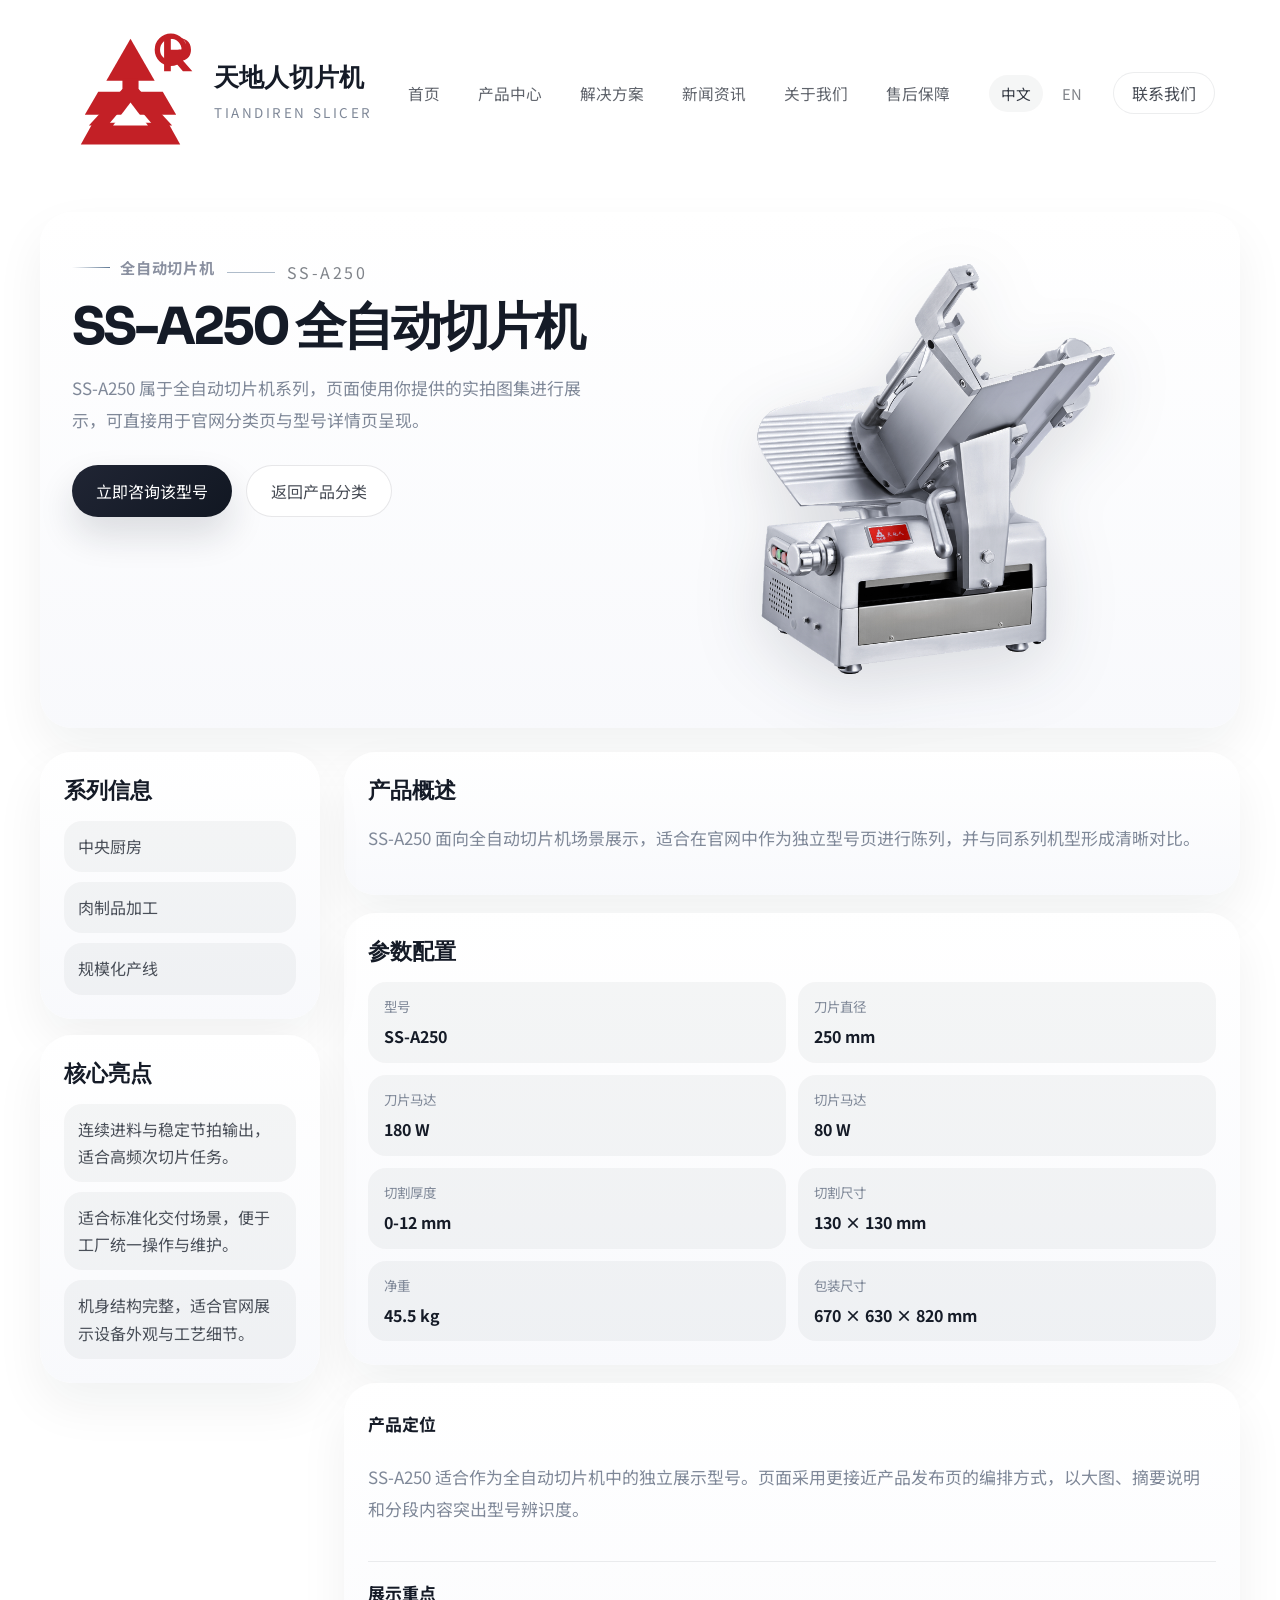
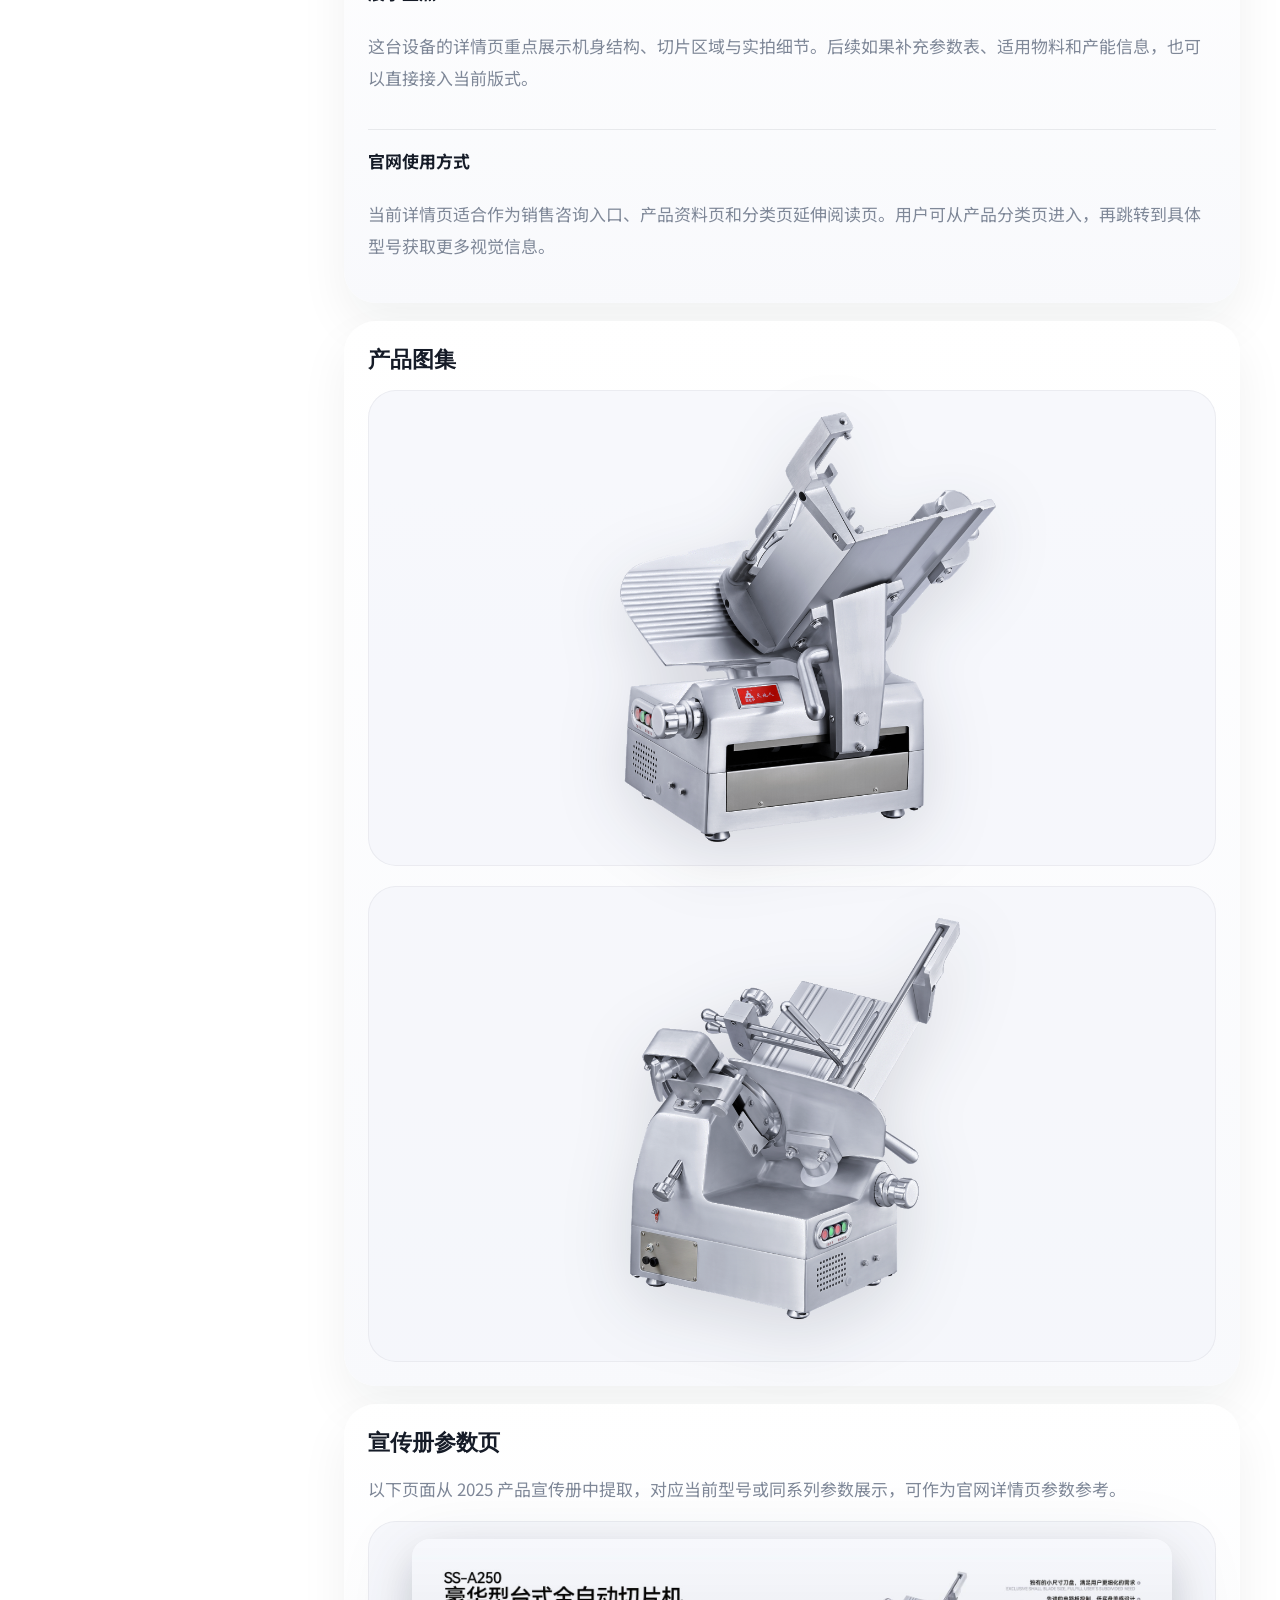
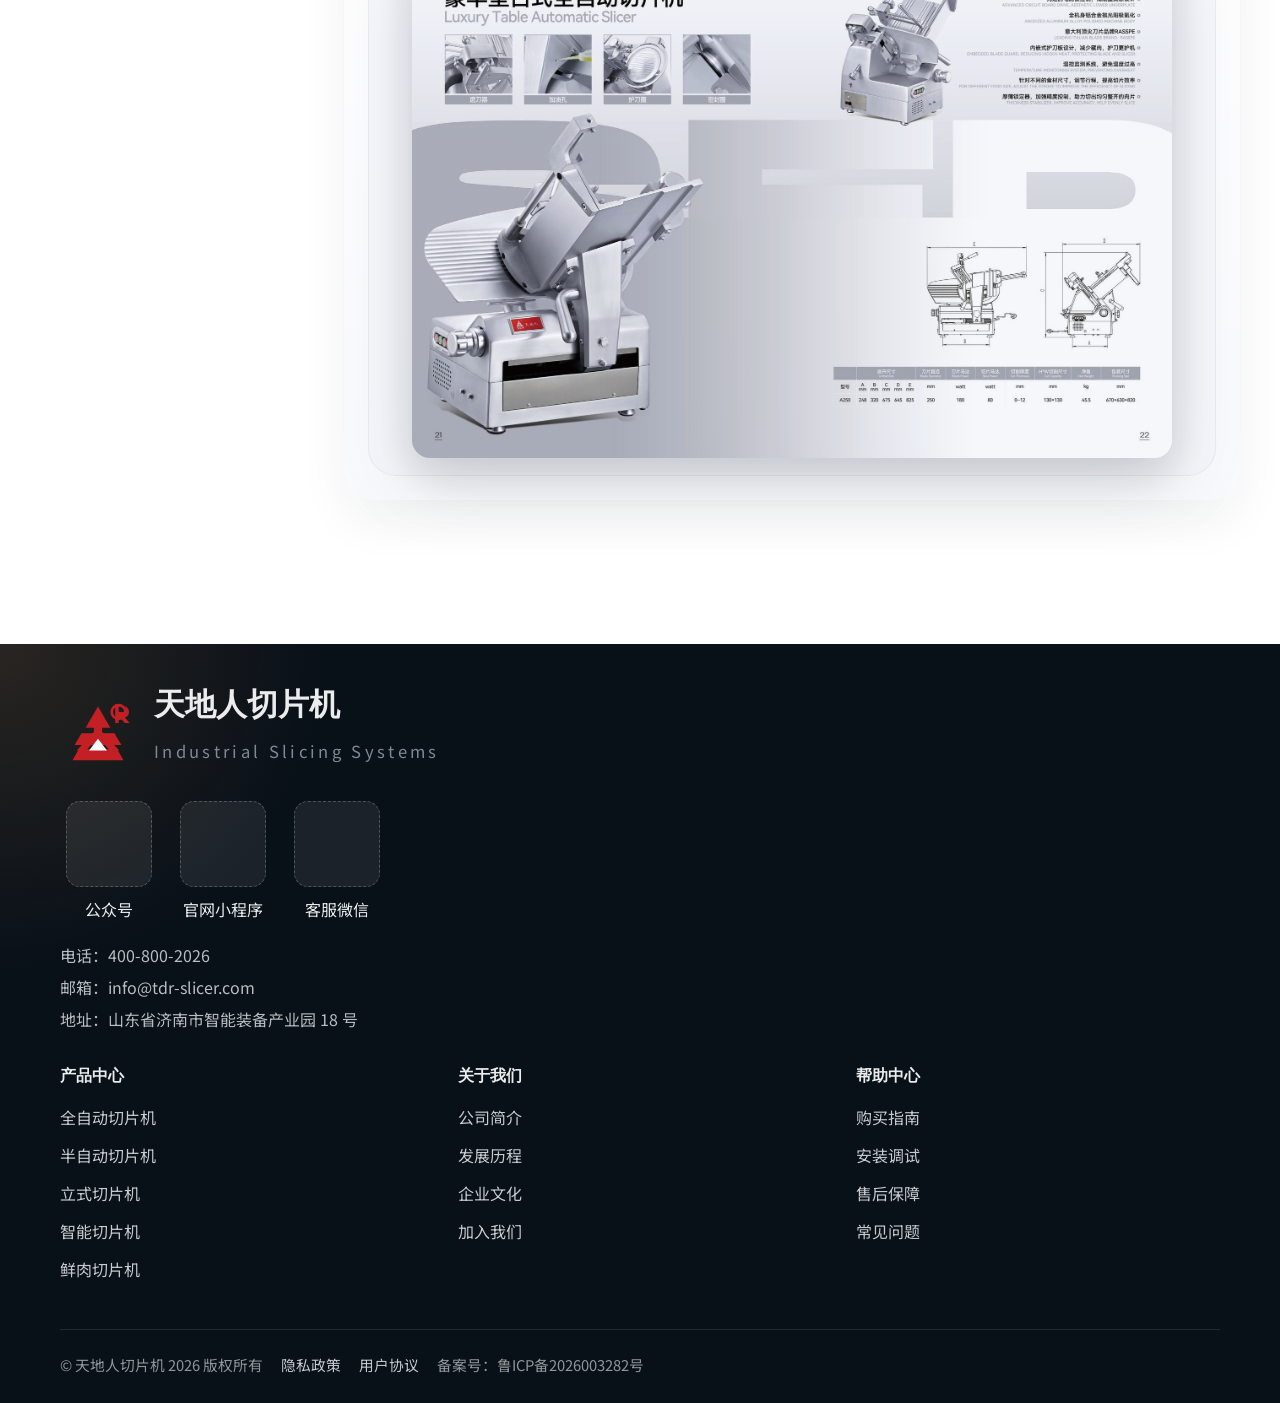
<file: product-detail.html>
<!doctype html>
<html lang="zh-CN">
  <head>
    <meta charset="UTF-8" />
    <meta name="viewport" content="width=device-width, initial-scale=1.0" />
    <title>天地人切片机 | 产品详情页</title>
    <meta name="description" content="天地人切片机产品详情页，展示单个型号图集、系列说明与咨询入口。" />
    <link rel="preconnect" href="https://fonts.googleapis.com" />
    <link rel="preconnect" href="https://fonts.gstatic.com" crossorigin />
    <link
      href="https://fonts.googleapis.com/css2?family=Noto+Sans+SC:wght@400;500;700;800&family=Sora:wght@400;600;700;800&display=swap"
      rel="stylesheet"
    />
    <link rel="stylesheet" href="./styles.css" />
    <link rel="stylesheet" href="./product-detail.css" />
  </head>
  <body>
    <div class="page-shell">
      <header class="site-header">
        <a class="brand" href="./index.html" aria-label="天地人切片机官网">
          <span class="brand-mark" aria-hidden="true">
            <img class="brand-logo-image" data-image-field="brand.logo" alt="天地人切片机 Logo" />
            <span></span><span></span><span></span><span></span>
          </span>
          <span class="brand-text">
            <strong data-field="brand.name">天地人切片机</strong>
            <small data-field="brand.sub">TIANDIREN SLICER</small>
          </span>
        </a>

        <nav class="main-nav" aria-label="主导航">
          <a href="./index.html" data-menu-index="0">首页</a>
          <div class="nav-dropdown">
            <a class="nav-parent" href="./products.html" data-menu-index="1">产品中心</a>
            <div class="dropdown-menu" aria-label="产品中心下拉菜单">
              <a href="./products.html?category=automatic" data-product-menu-index="0">全自动切片机</a>
              <a href="./products.html?category=semi-automatic" data-product-menu-index="1">半自动切片机</a>
              <a href="./products.html?category=vertical" data-product-menu-index="2">立式切片机</a>
              <a href="./products.html?category=smart" data-product-menu-index="3">智能切片机</a>
              <a href="./products.html?category=fresh-meat" data-product-menu-index="4">鲜肉切片机</a>
            </div>
          </div>
          <a href="./index.html#solutions" data-menu-index="2">解决方案</a>
          <a href="./index.html#news" data-menu-index="3">新闻资讯</a>
          <a href="./index.html#about" data-menu-index="4">关于我们</a>
          <a href="./page.html?slug=after-sales-support" data-menu-index="5">售后保障</a>
        </nav>

        <div class="header-actions">
          <button class="lang-switch" type="button" aria-label="切换语言">
            <span class="lang-option is-active" data-lang-option="zh">中文</span>
            <span class="lang-option" data-lang-option="en">EN</span>
          </button>
          <a class="ghost-btn header-contact" href="#contact" data-field="header.contact.label">联系我们</a>
          <button class="menu-toggle" type="button" aria-expanded="false" aria-label="展开菜单">
            <span></span><span></span>
          </button>
        </div>
      </header>
      <div class="mobile-nav-backdrop" hidden></div>

      <main class="detail-main">
        <section class="detail-hero">
          <div class="detail-copy">
            <div class="detail-meta">
              <span class="eyebrow" data-detail-field="categoryName">产品详情页</span>
              <span class="detail-divider"></span>
              <span class="detail-model" data-detail-field="model">SS-A250</span>
            </div>
            <h1 data-detail-field="name">SS-A250 全自动切片机</h1>
            <p class="detail-summary" data-detail-field="summary">型号摘要</p>
            <div class="detail-actions">
              <a class="primary-btn" href="#contact" data-detail-field="ctaLabel">立即咨询该型号</a>
              <a class="ghost-btn dark" href="./products.html">返回产品分类</a>
            </div>
          </div>
          <div class="detail-hero-image">
            <img data-detail-image="hero" alt="" />
          </div>
        </section>

        <section class="detail-layout">
          <aside class="detail-sidebar">
            <div class="detail-sidebar-card">
              <h2>系列信息</h2>
              <ul class="detail-tags" id="detail-scenes"></ul>
            </div>
            <div class="detail-sidebar-card">
              <h2>核心亮点</h2>
              <ul class="detail-points" id="detail-features"></ul>
            </div>
          </aside>

          <article class="detail-article">
            <section class="detail-section">
              <h2>产品概述</h2>
              <p data-detail-field="description">产品概述</p>
            </section>

            <section class="detail-section">
              <h2>参数配置</h2>
              <div class="spec-grid" id="detail-specs"></div>
            </section>

            <section class="detail-section" id="detail-article-sections"></section>

            <section class="detail-section">
              <h2>产品图集</h2>
              <div class="detail-gallery" id="detail-gallery"></div>
            </section>

            <section class="detail-section">
              <h2>宣传册参数页</h2>
              <p class="detail-note">以下页面从 2025 产品宣传册中提取，对应当前型号或同系列参数展示，可作为官网详情页参数参考。</p>
              <div class="brochure-gallery" id="brochure-gallery"></div>
            </section>
          </article>
        </section>
      </main>

    </div>

    <footer class="site-footer" id="contact">
      <div class="site-footer-inner">
        <div class="footer-branding">
          <div class="footer-logo">
            <span class="brand-mark" aria-hidden="true">
              <img class="brand-logo-image" data-image-field="brand.logo" alt="天地人切片机 Logo" />
              <span></span><span></span><span></span><span></span>
            </span>
            <div>
              <strong data-field="footer.brandName">天地人切片机</strong>
              <p data-field="footer.brandSub">Industrial Slicing Systems</p>
            </div>
          </div>

          <div class="qr-grid" id="footer-qr-grid"></div>

          <ul class="contact-list">
            <li data-footer-contact="0">电话：400-800-2026</li>
            <li data-footer-contact="1">邮箱：info@tdr-slicer.com</li>
            <li data-footer-contact="2">地址：山东省济南市智能装备产业园 18 号</li>
          </ul>
        </div>

        <div class="footer-links">
          <div data-footer-col="0">
            <h3 data-footer-col-title="0">产品中心</h3>
            <a href="./products.html?category=automatic" data-footer-link="0:0">全自动切片机</a>
            <a href="./products.html?category=semi-automatic" data-footer-link="0:1">半自动切片机</a>
            <a href="./products.html?category=vertical" data-footer-link="0:2">立式切片机</a>
            <a href="./products.html?category=smart" data-footer-link="0:3">智能切片机</a>
            <a href="./products.html?category=fresh-meat" data-footer-link="0:4">鲜肉切片机</a>
          </div>
          <div data-footer-col="1">
            <h3 data-footer-col-title="1">关于我们</h3>
            <a href="./index.html#about" data-footer-link="1:0">公司简介</a>
            <a href="./index.html#about" data-footer-link="1:1">发展历程</a>
            <a href="./index.html#about" data-footer-link="1:2">企业文化</a>
            <a href="#contact" data-footer-link="1:3">加入我们</a>
          </div>
          <div data-footer-col="2">
            <h3 data-footer-col-title="2">帮助中心</h3>
            <a href="#contact" data-footer-link="2:0">购买指南</a>
            <a href="#contact" data-footer-link="2:1">安装调试</a>
            <a href="#contact" data-footer-link="2:2">售后保障</a>
            <a href="#contact" data-footer-link="2:3">常见问题</a>
          </div>
        </div>

        <div class="footer-bottom">
          <span data-field="footer.copyright">© 天地人切片机 2026 版权所有</span>
          <a href="#" data-field="footer.privacy">隐私政策</a>
          <a href="#" data-field="footer.terms">用户协议</a>
          <span data-field="footer.icp">备案号：鲁ICP备2026003282号</span>
        </div>
      </div>
    </footer>

    <div class="image-lightbox" id="image-lightbox" hidden aria-hidden="true">
      <button class="lightbox-backdrop" type="button" aria-label="关闭预览"></button>
      <div class="lightbox-dialog" role="dialog" aria-modal="true" aria-label="宣传册参数页放大查看">
        <button class="lightbox-close" id="lightbox-close" type="button" aria-label="关闭预览">关闭</button>
        <div class="lightbox-frame">
          <img id="lightbox-image" alt="" />
        </div>
      </div>
    </div>

    <script src="./content.js"></script>
    <script src="./product-catalog.js"></script>
    <script src="./product-detail.js"></script>
  </body>
</html>
</file>
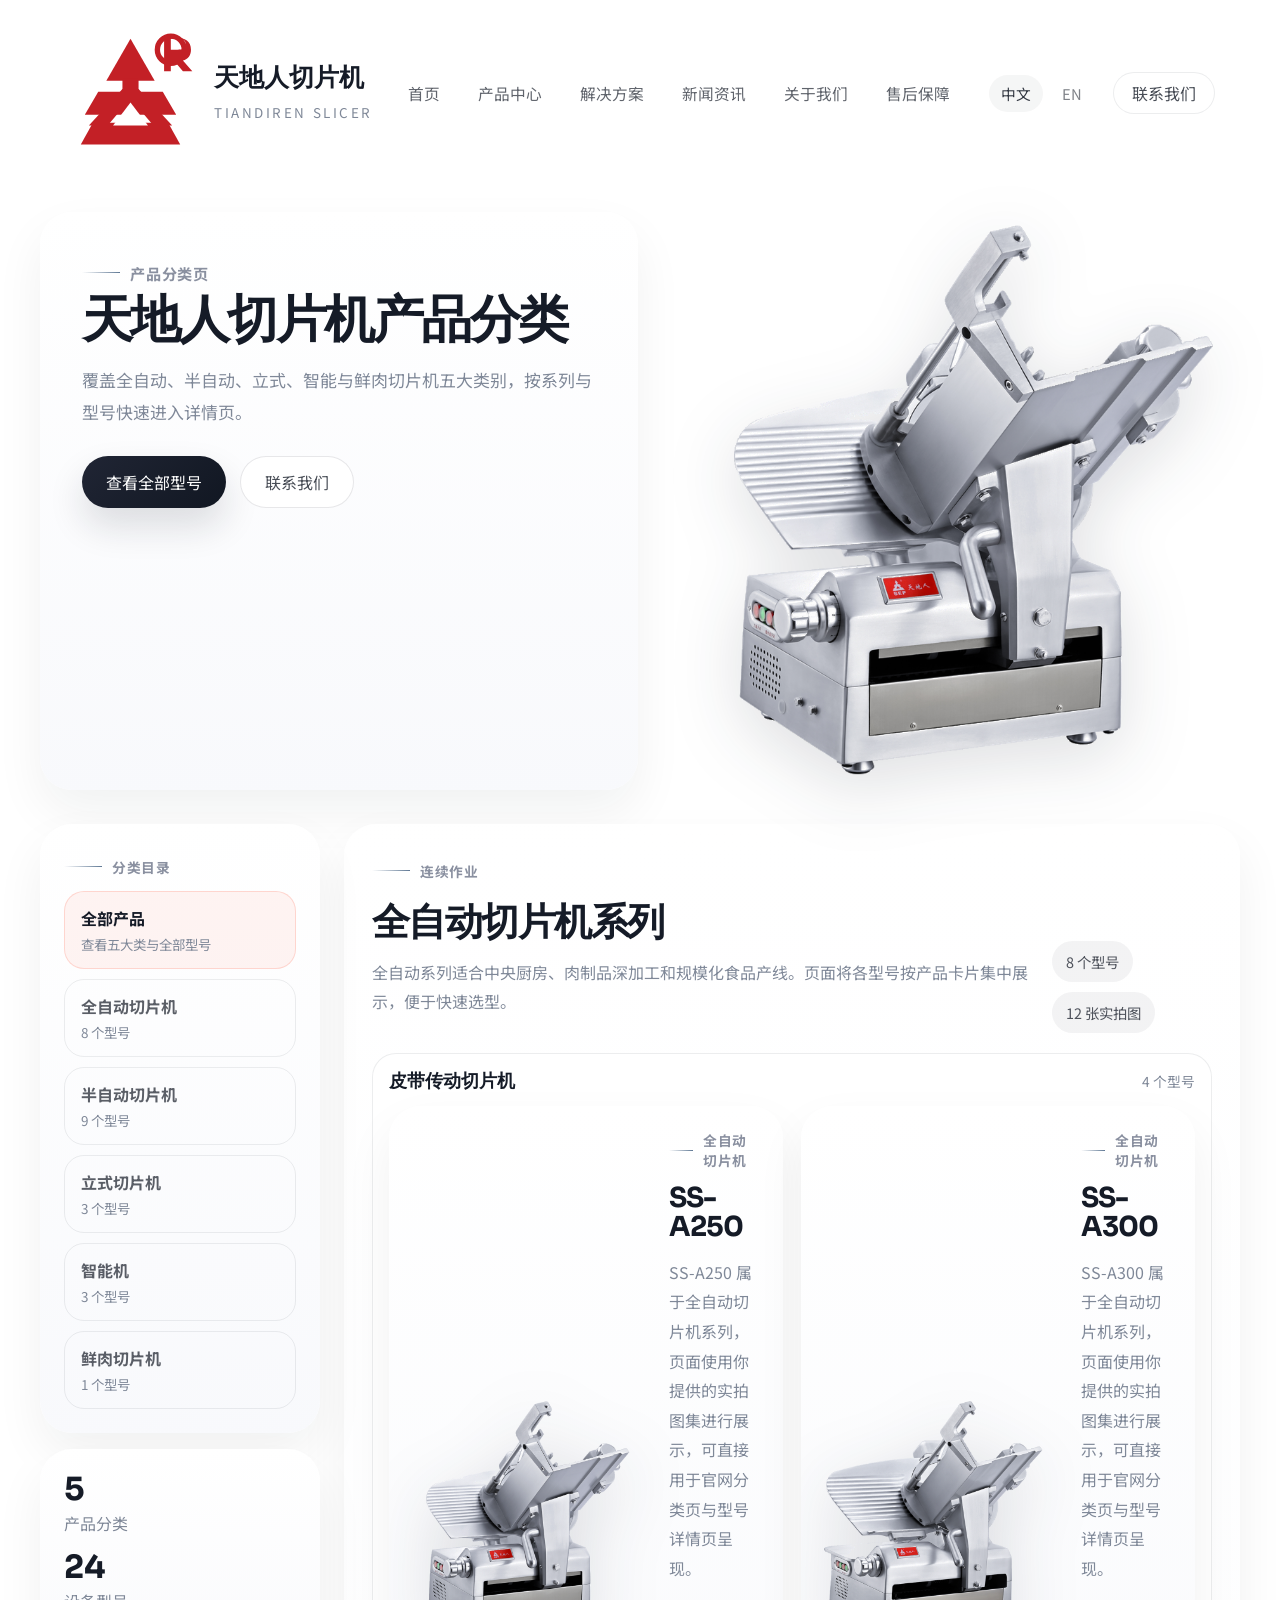
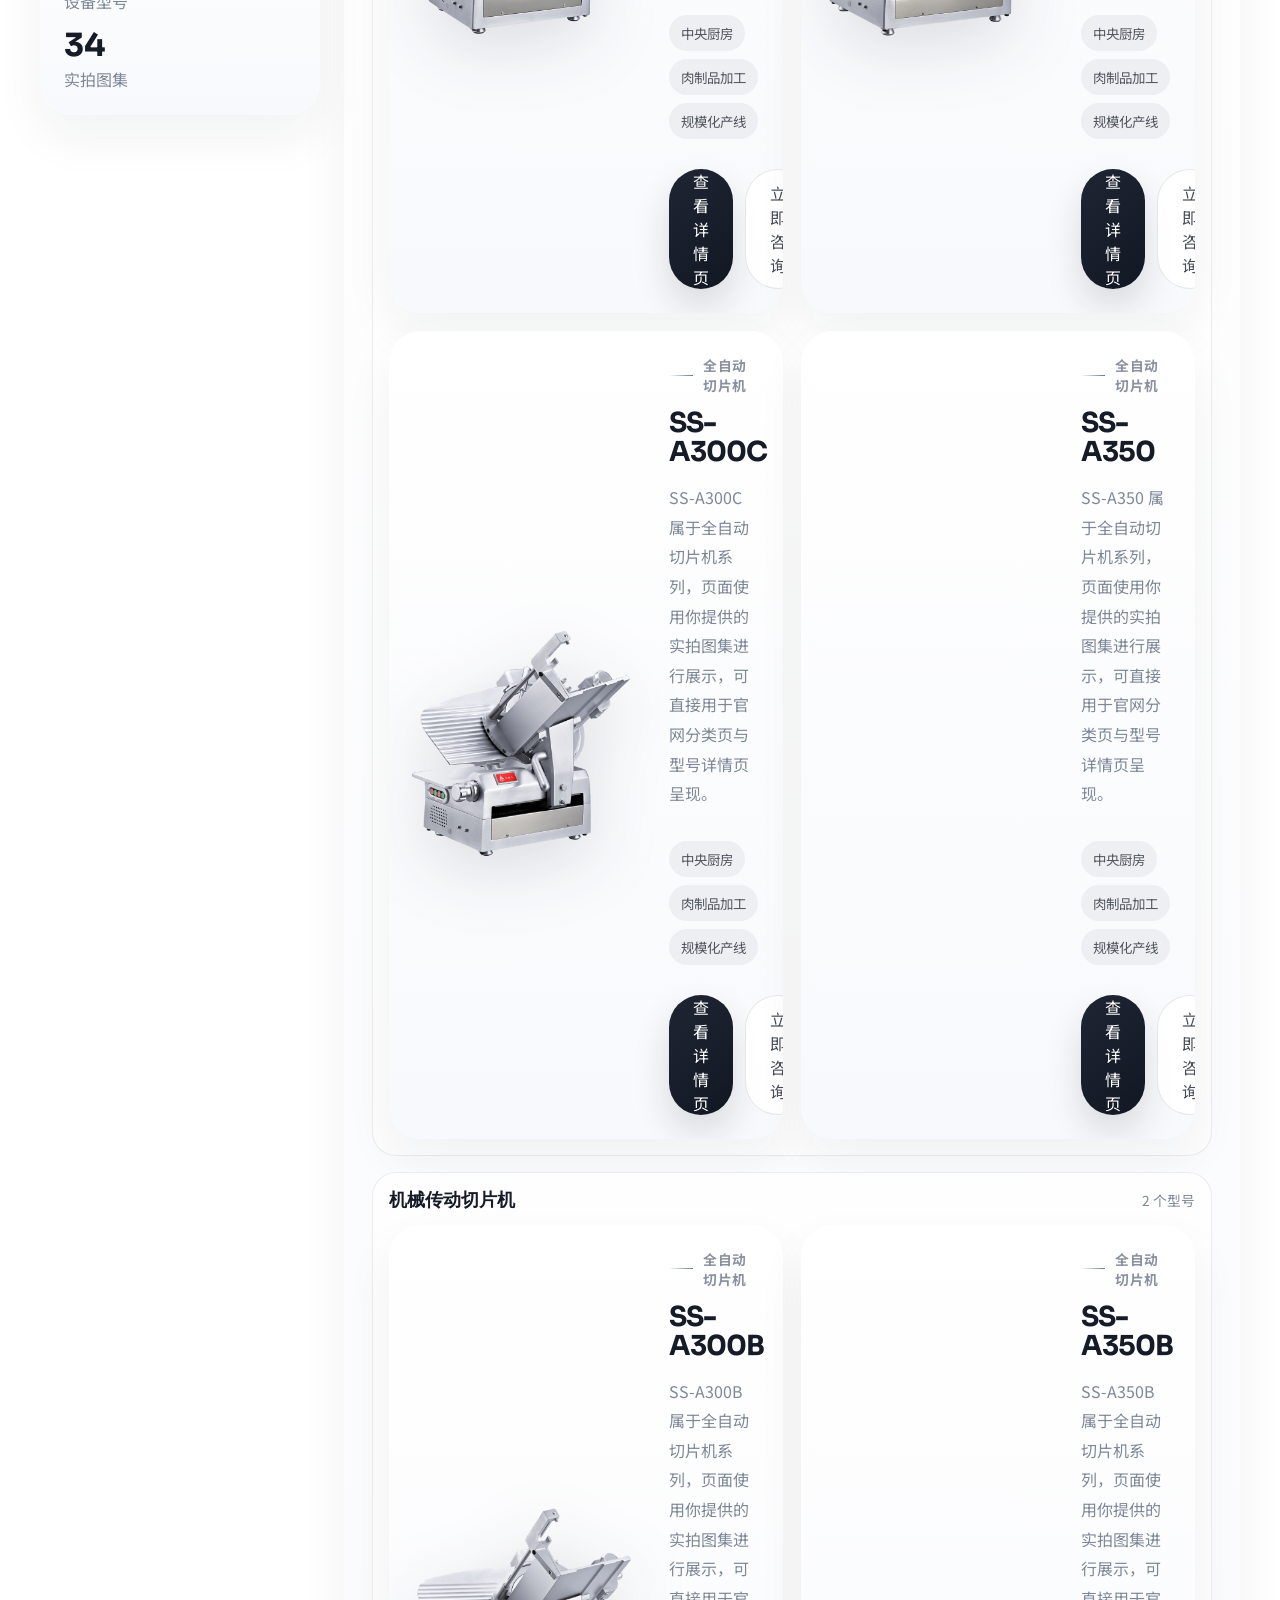
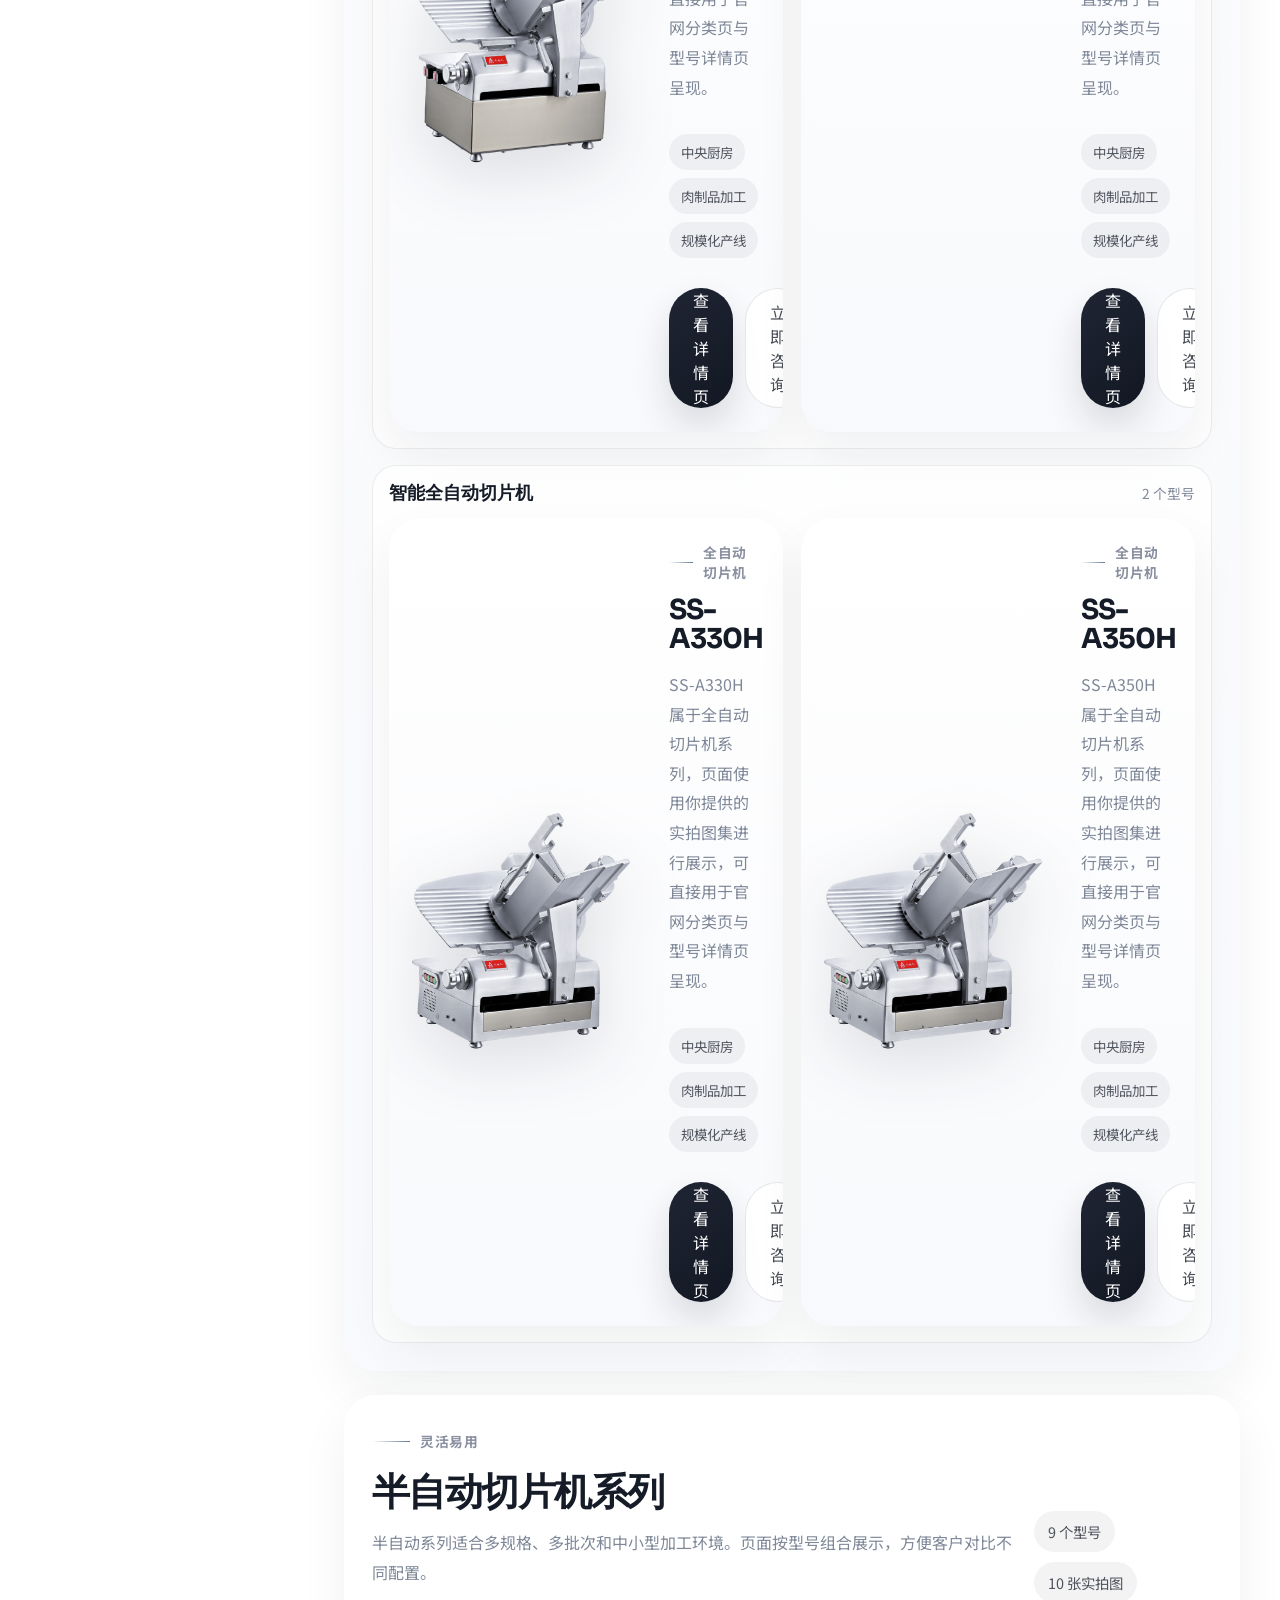
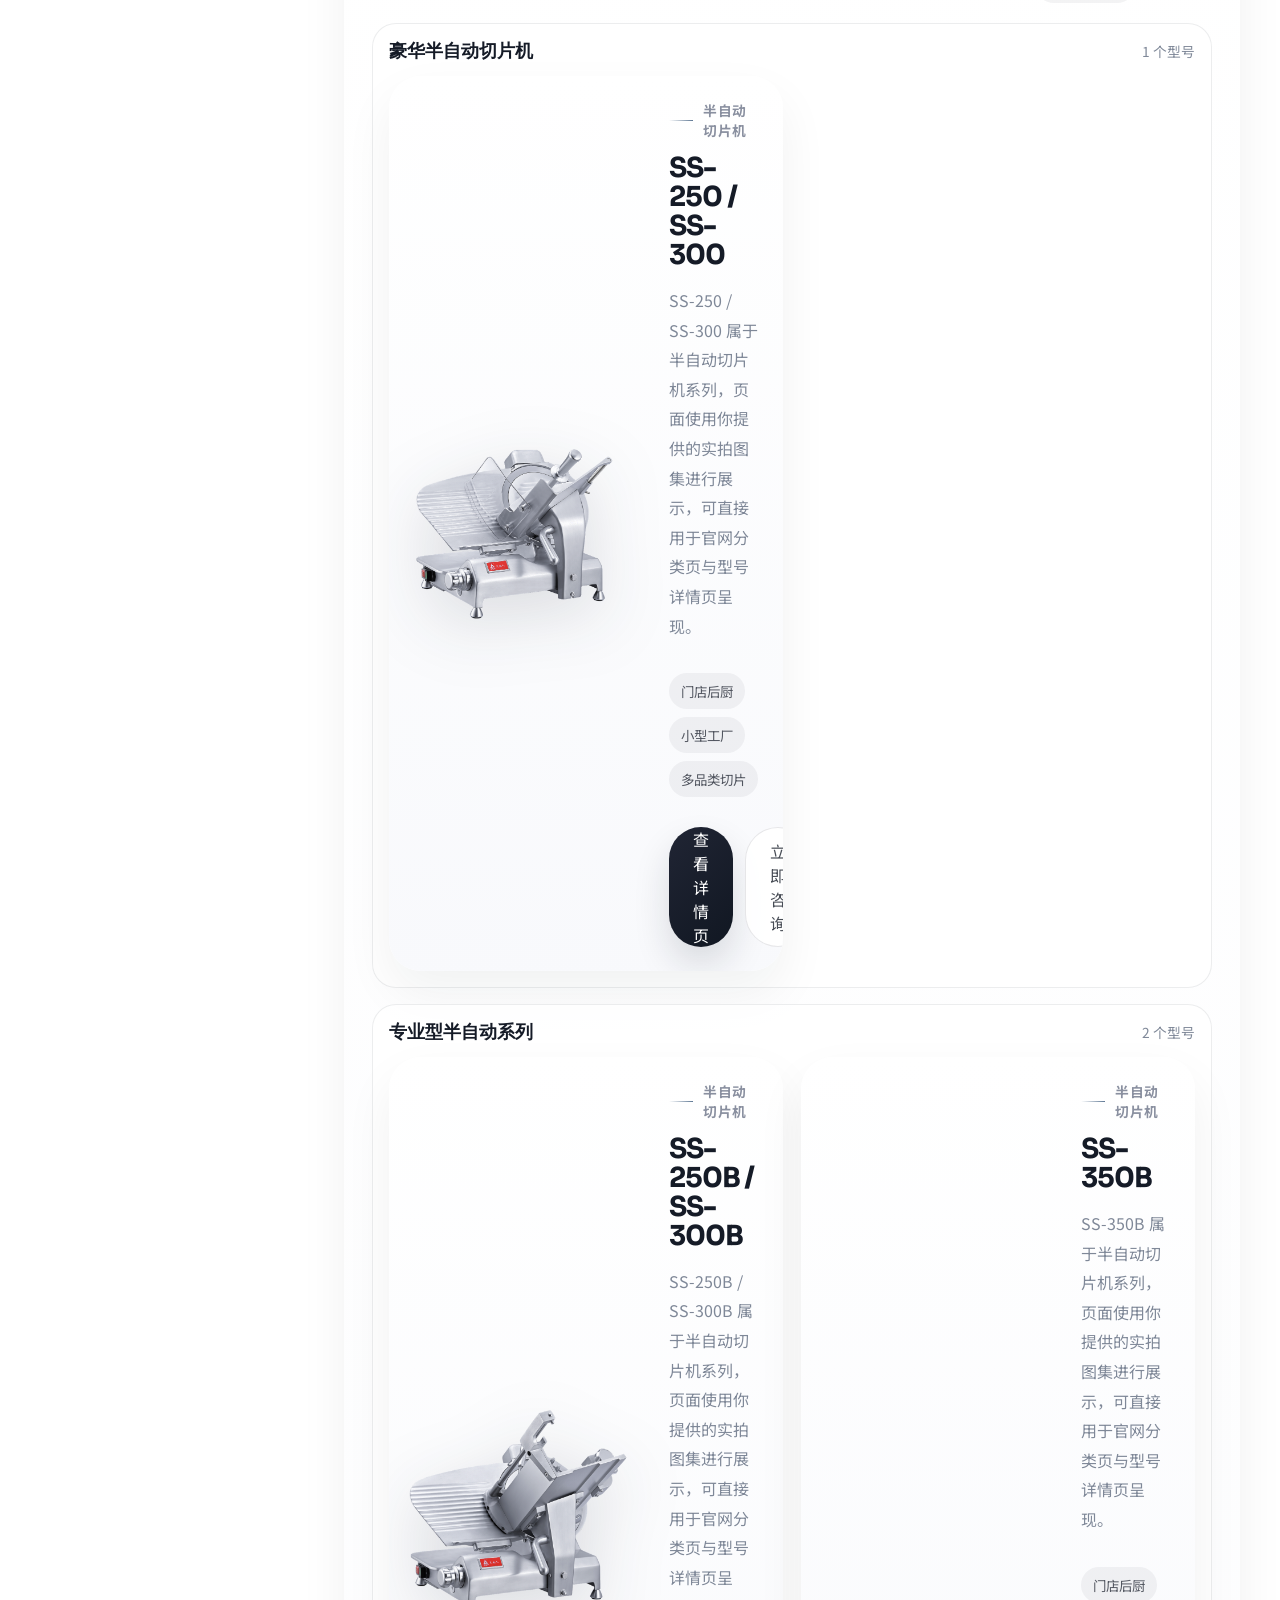
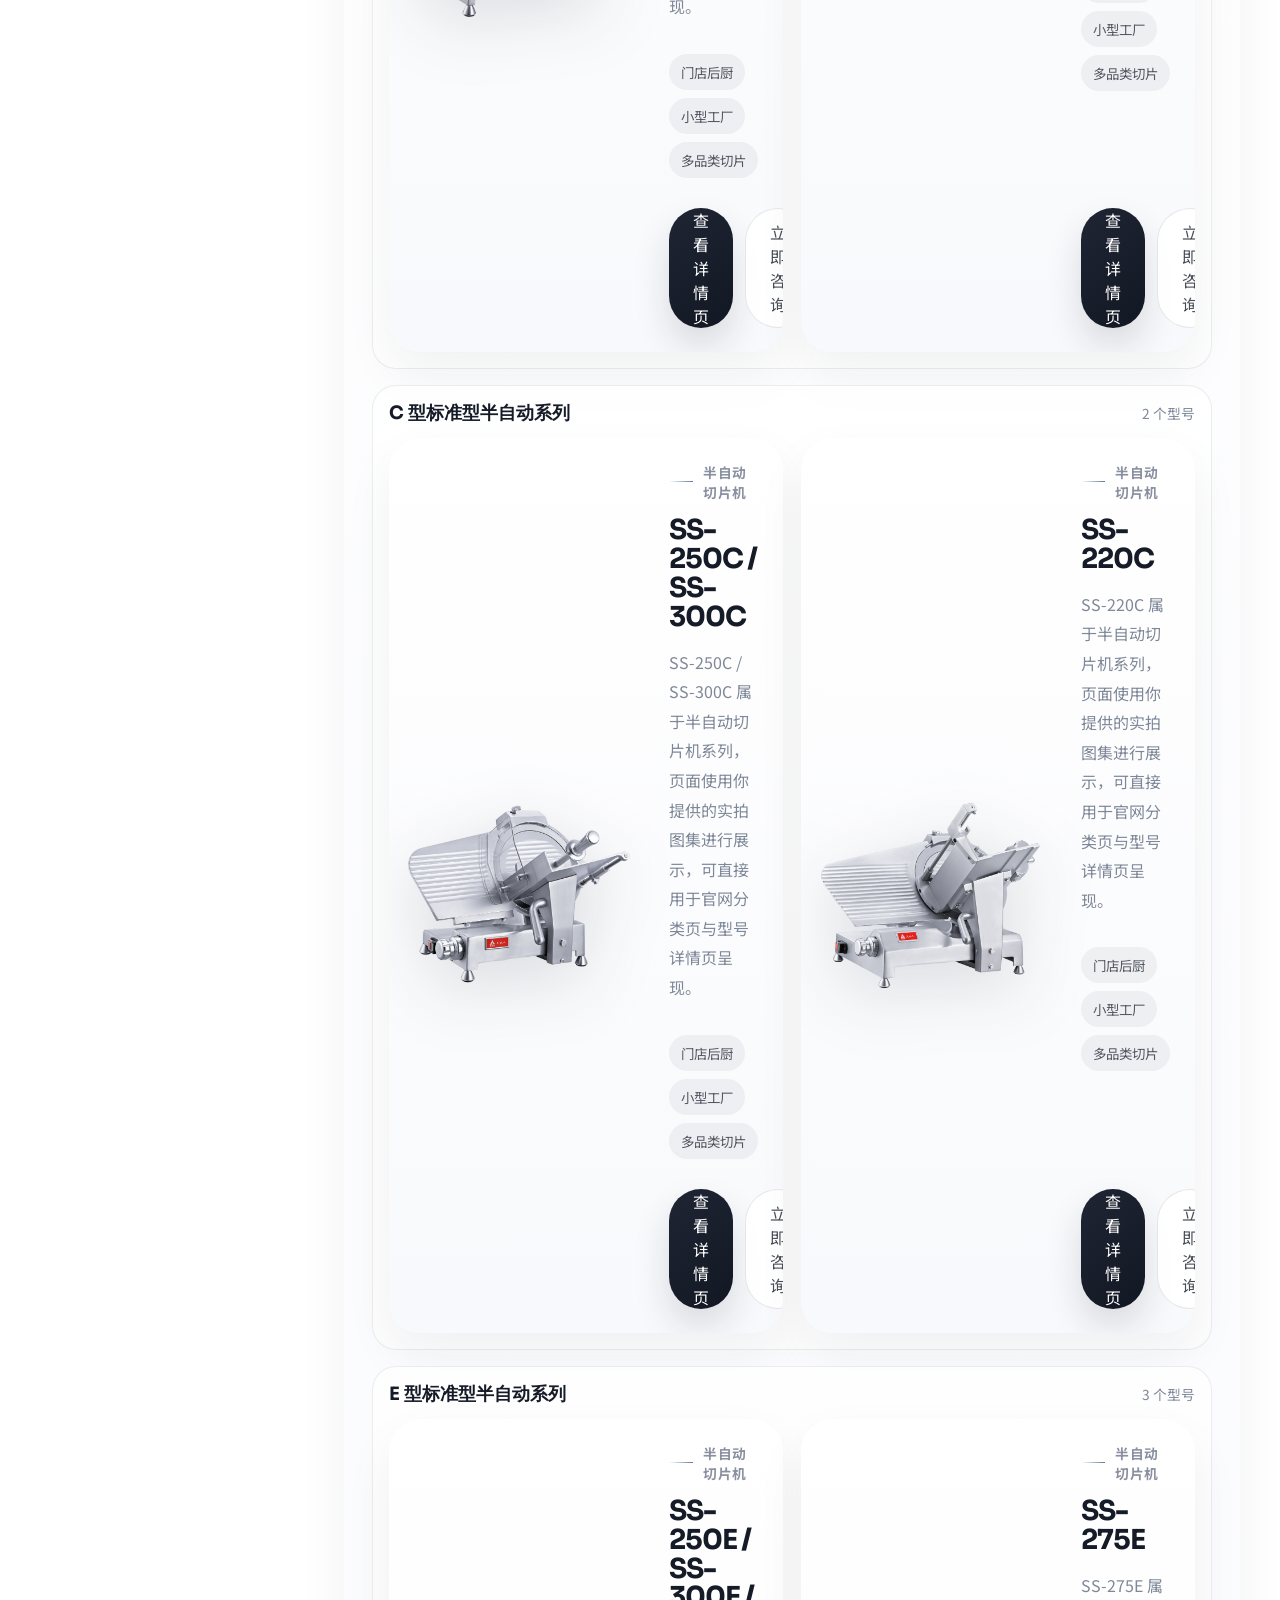
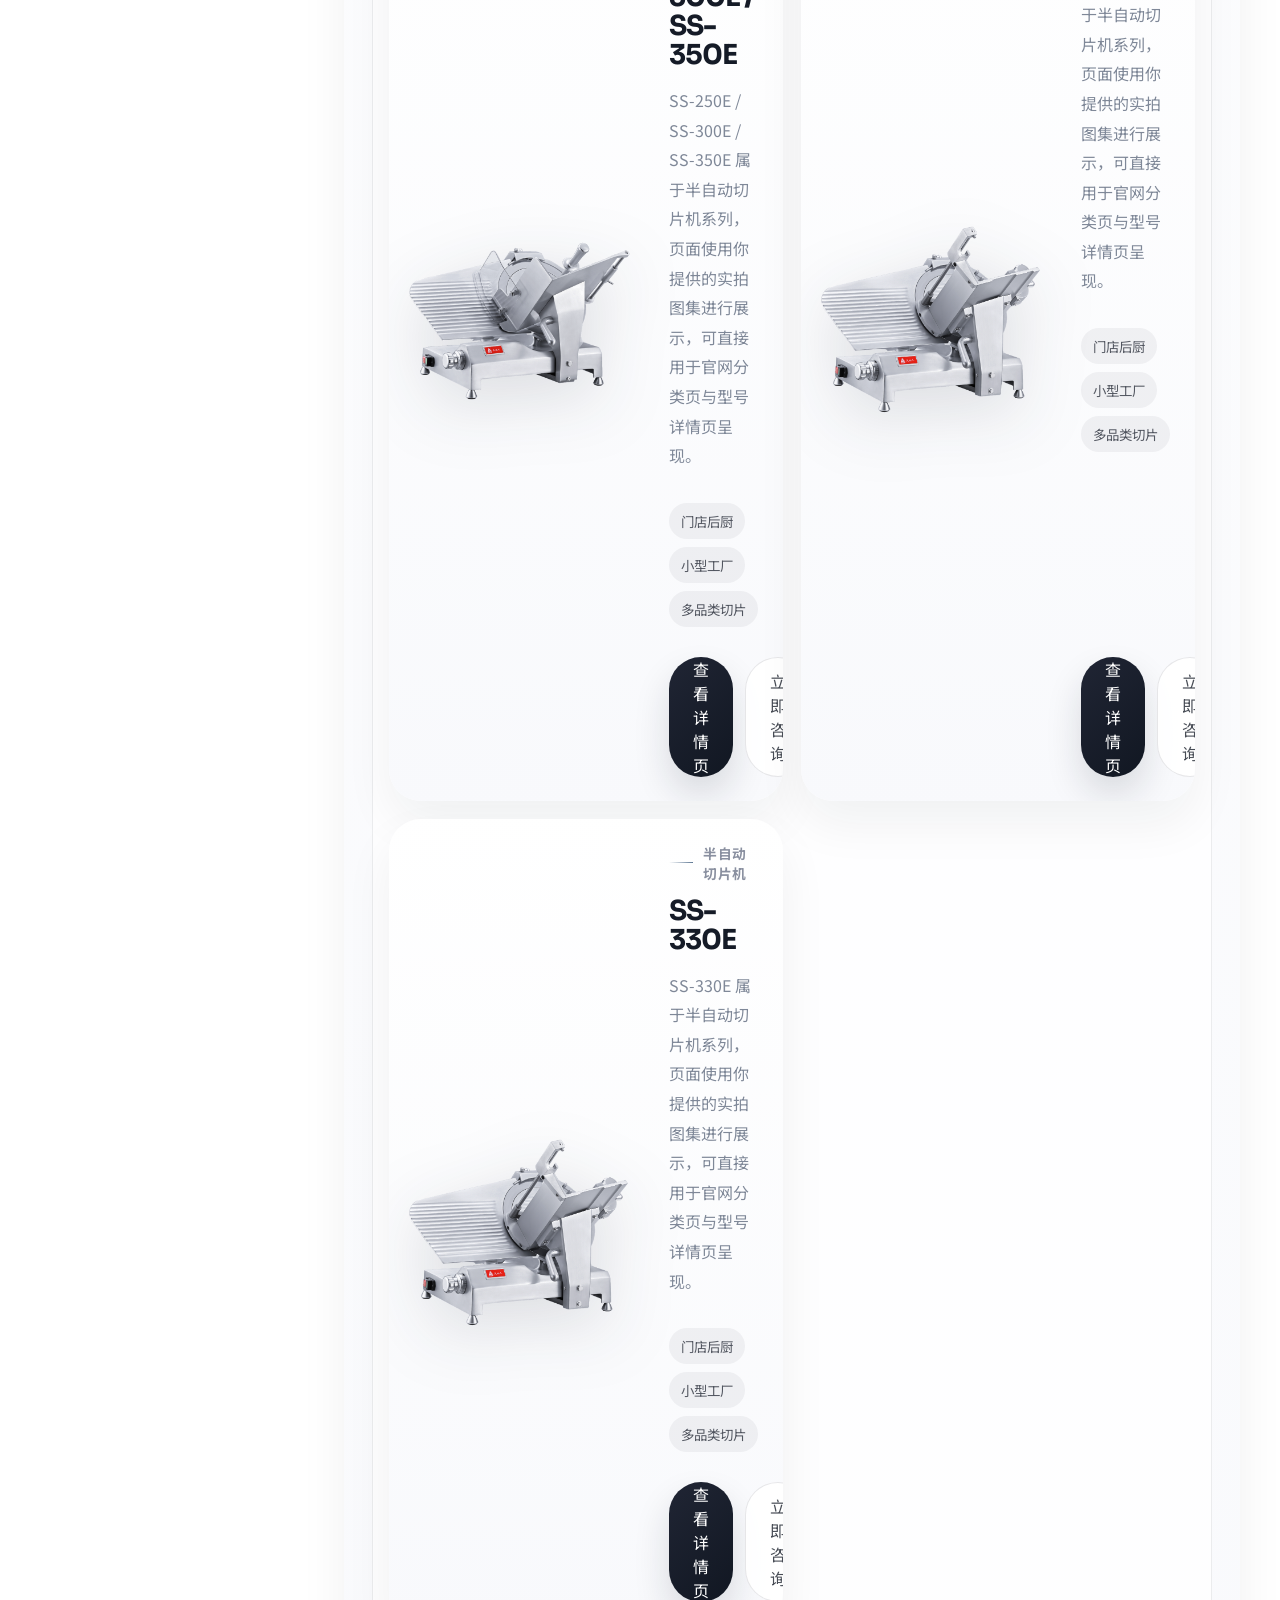
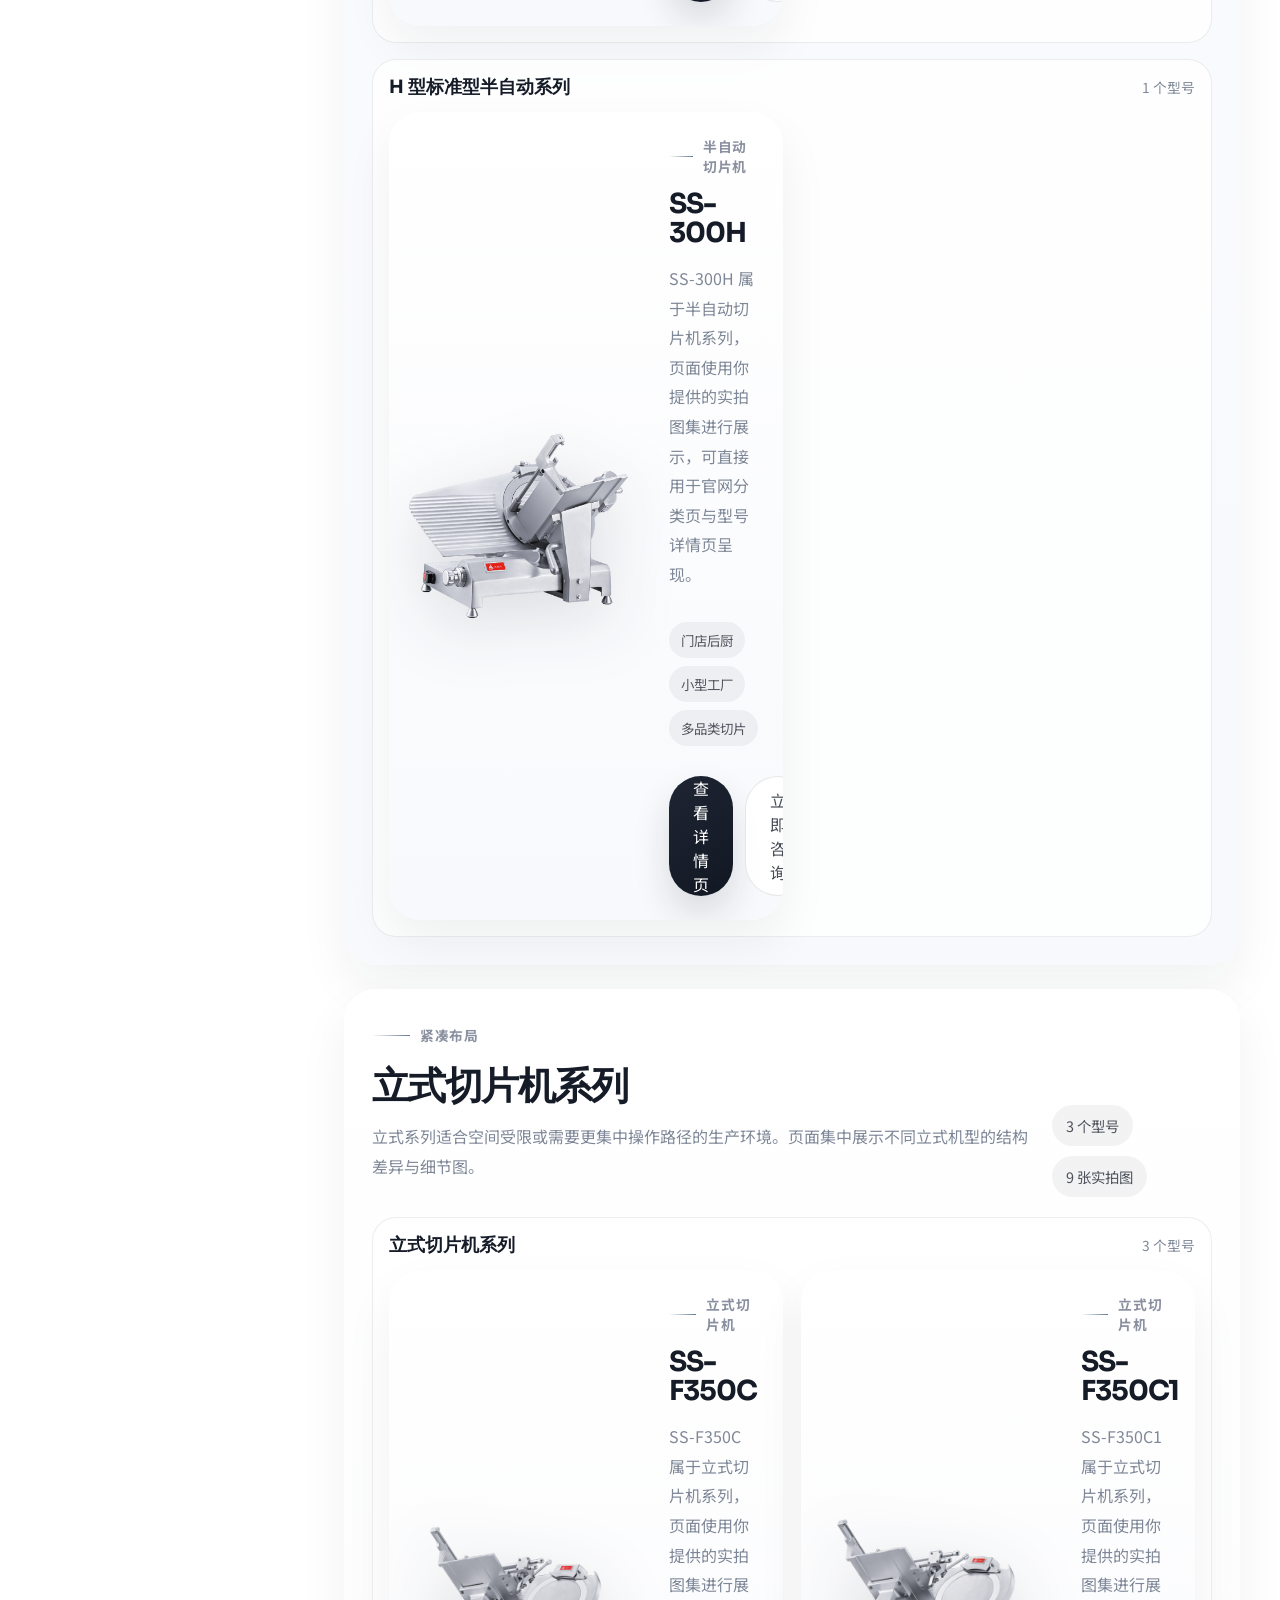
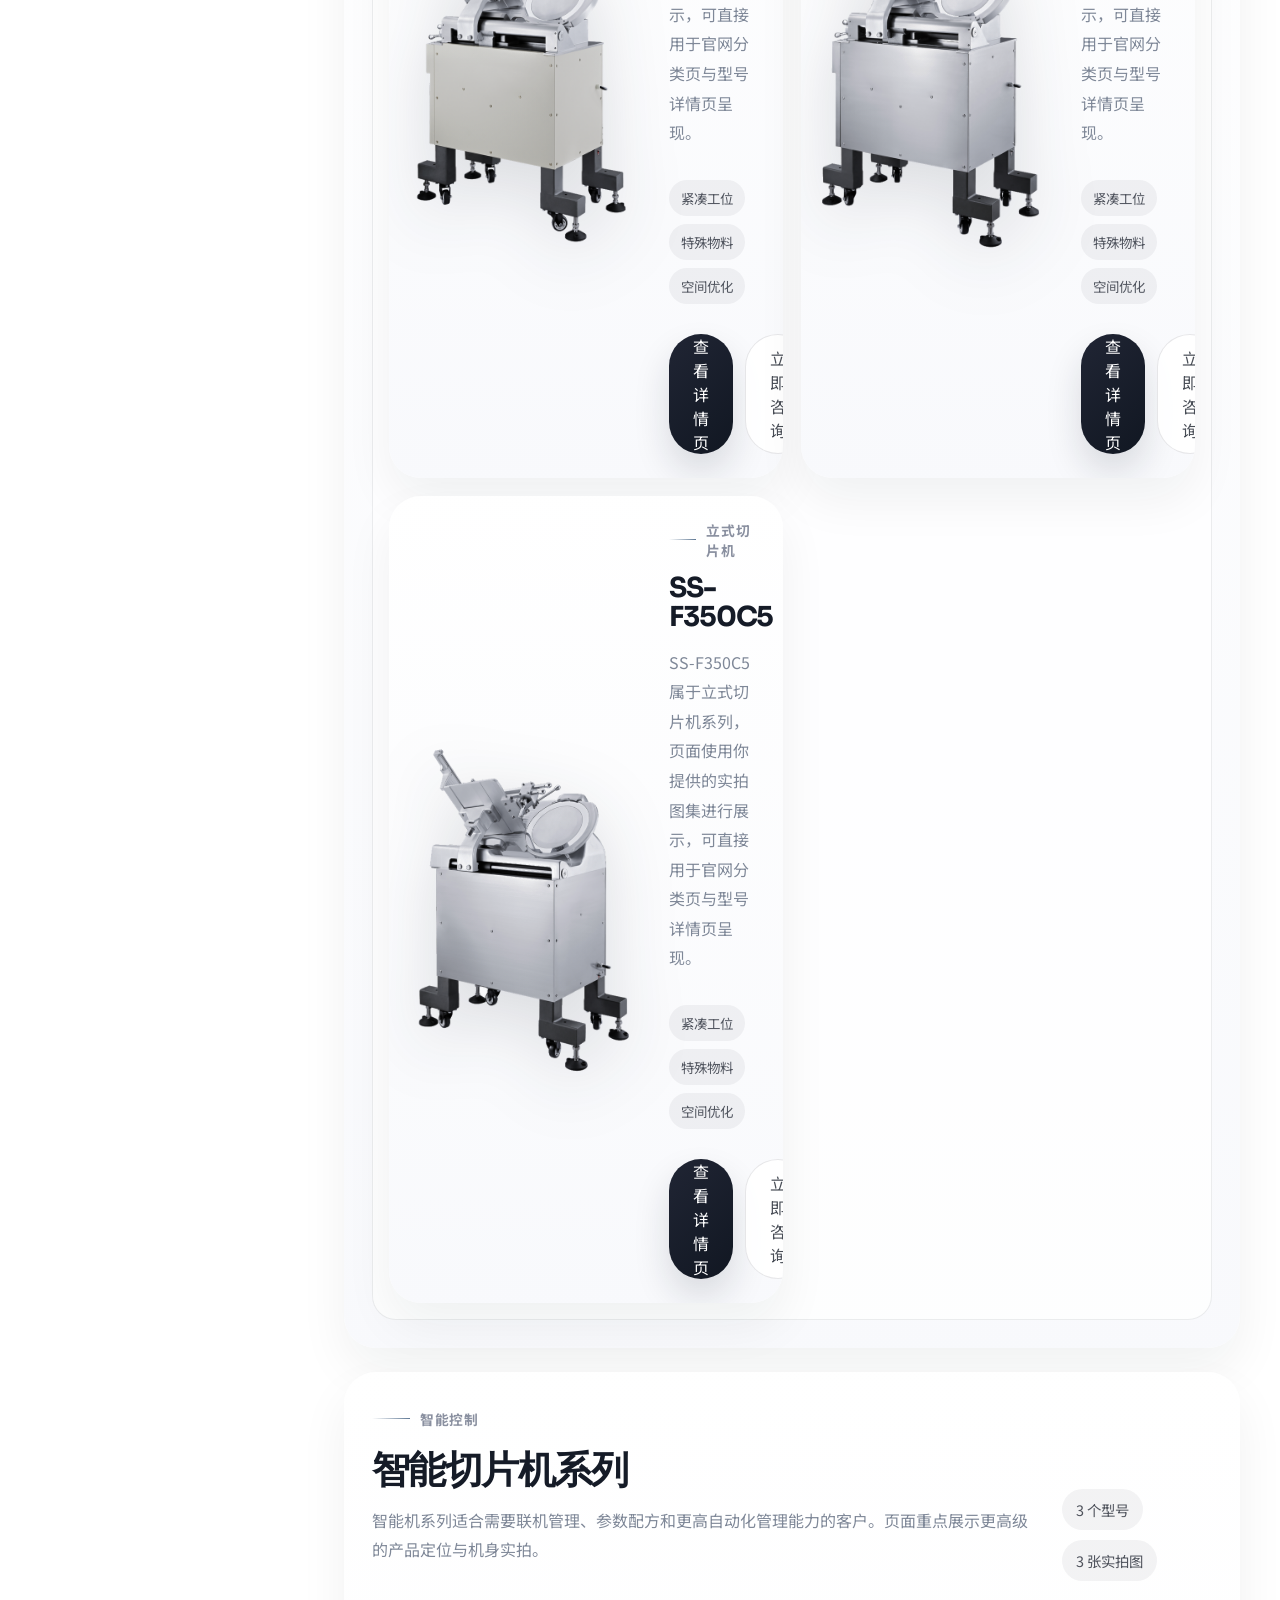
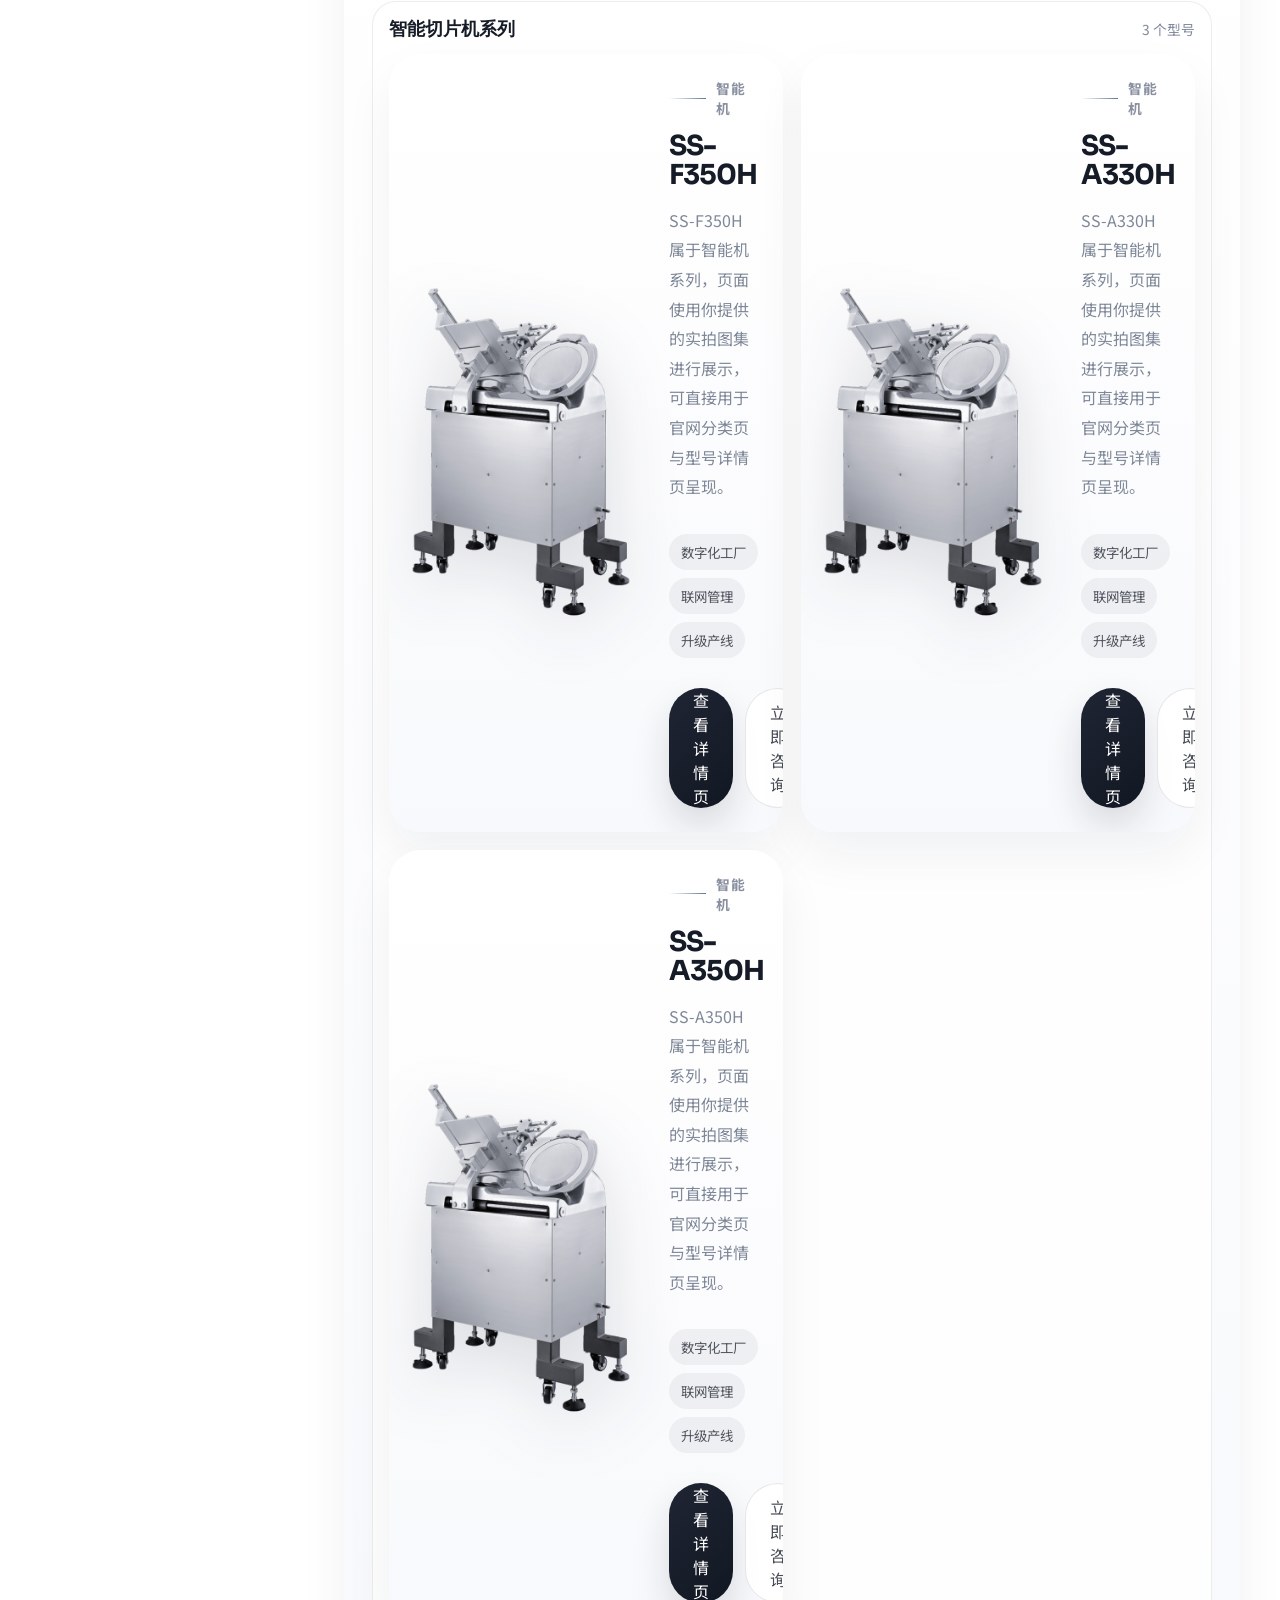
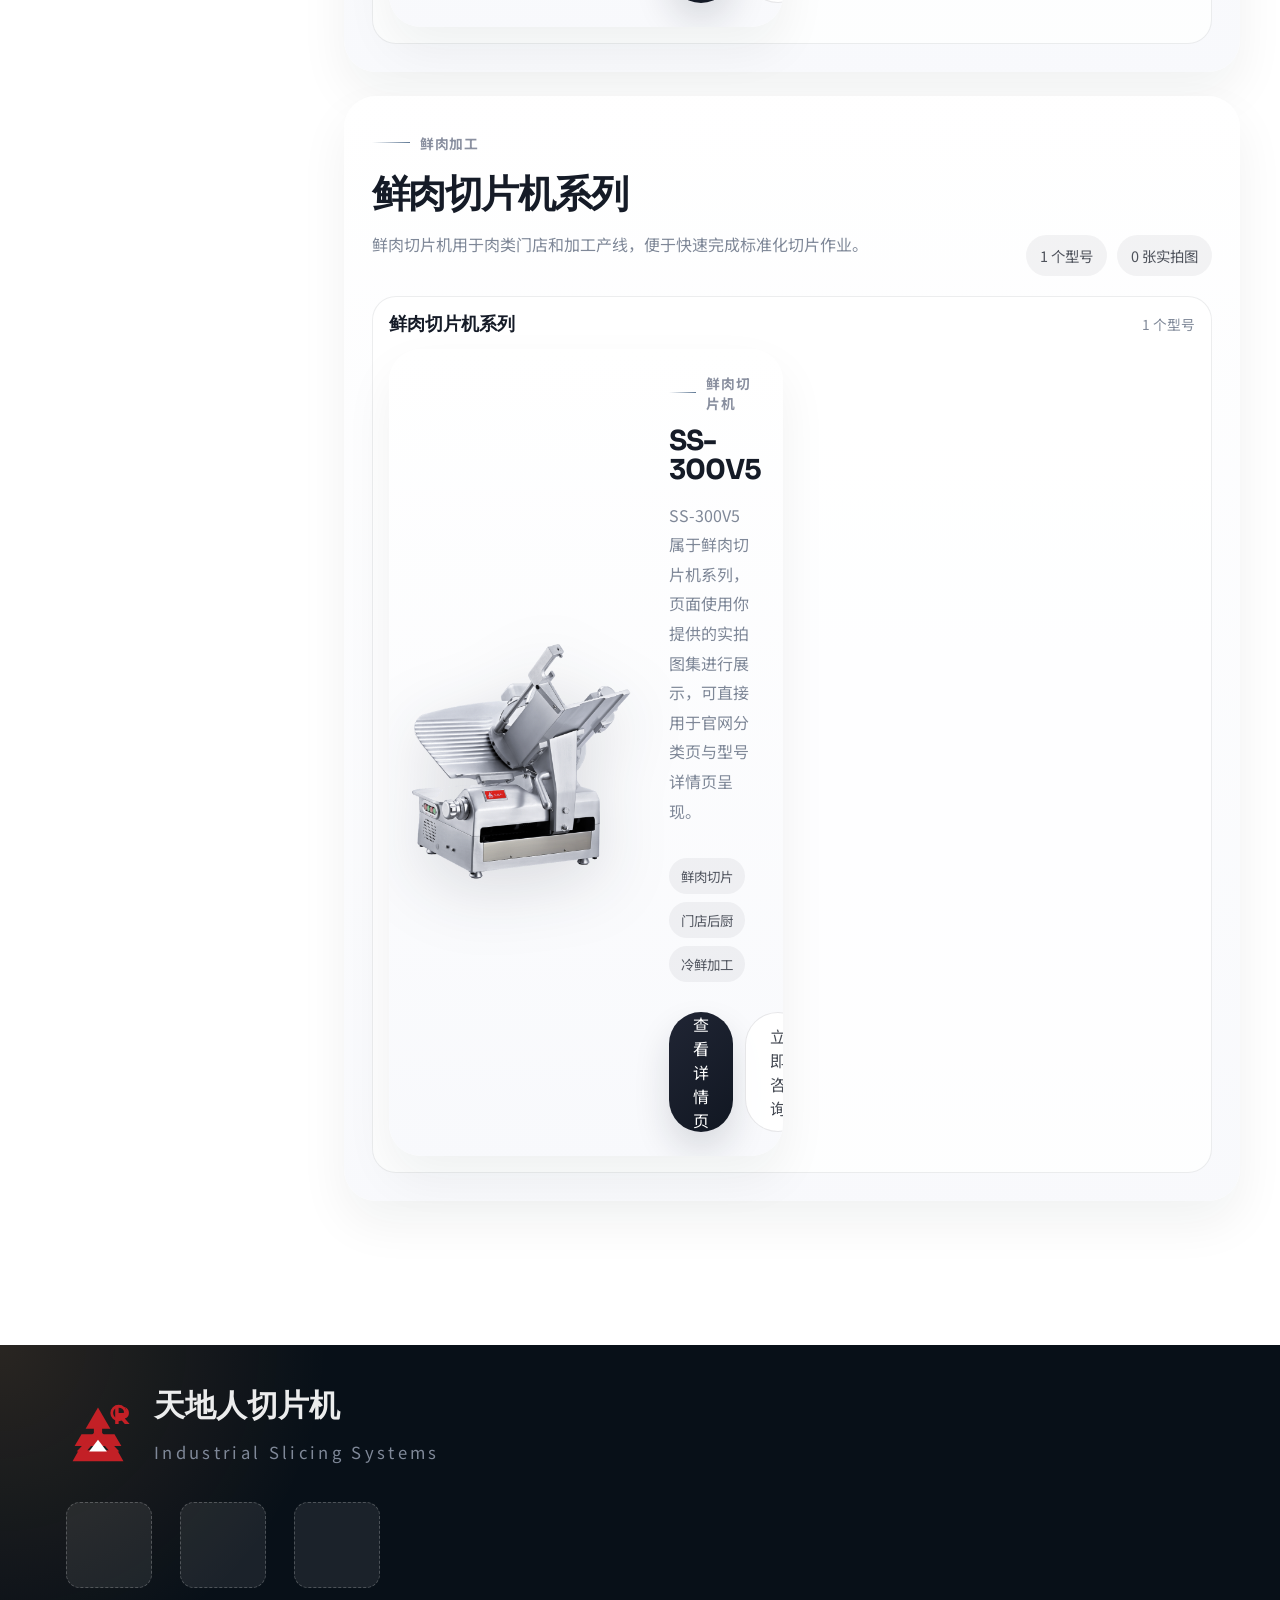
<file: products.html>
<!doctype html>
<html lang="zh-CN">
  <head>
    <meta charset="UTF-8" />
    <meta name="viewport" content="width=device-width, initial-scale=1.0" />
    <title>天地人切片机 | 产品分类页</title>
    <meta name="description" content="天地人切片机产品分类页，汇总全自动、半自动、立式、智能与鲜肉切片机全部型号。" />
    <link rel="preconnect" href="https://fonts.googleapis.com" />
    <link rel="preconnect" href="https://fonts.gstatic.com" crossorigin />
    <link
      href="https://fonts.googleapis.com/css2?family=Noto+Sans+SC:wght@400;500;700;800&family=Sora:wght@400;600;700;800&display=swap"
      rel="stylesheet"
    />
    <link rel="stylesheet" href="./styles.css" />
    <link rel="stylesheet" href="./products.css" />
  </head>
  <body>
    <div class="page-shell">
      <header class="site-header">
        <a class="brand" href="./index.html" aria-label="天地人切片机官网">
          <span class="brand-mark" aria-hidden="true">
            <img class="brand-logo-image" data-image-field="brand.logo" alt="天地人切片机 Logo" />
            <span></span><span></span><span></span><span></span>
          </span>
          <span class="brand-text">
            <strong data-field="brand.name">天地人切片机</strong>
            <small data-field="brand.sub">TIANDIREN SLICER</small>
          </span>
        </a>

        <nav class="main-nav" aria-label="主导航">
          <a href="./index.html" data-menu-index="0">首页</a>
          <div class="nav-dropdown">
            <a class="nav-parent" href="./products.html" data-menu-index="1">产品中心</a>
            <div class="dropdown-menu" aria-label="产品中心下拉菜单">
              <a href="./products.html?category=automatic" data-product-menu-index="0">全自动切片机</a>
              <a href="./products.html?category=semi-automatic" data-product-menu-index="1">半自动切片机</a>
              <a href="./products.html?category=vertical" data-product-menu-index="2">立式切片机</a>
              <a href="./products.html?category=smart" data-product-menu-index="3">智能切片机</a>
              <a href="./products.html?category=fresh-meat" data-product-menu-index="4">鲜肉切片机</a>
            </div>
          </div>
          <a href="./index.html#solutions" data-menu-index="2">解决方案</a>
          <a href="./index.html#news" data-menu-index="3">新闻资讯</a>
          <a href="./index.html#about" data-menu-index="4">关于我们</a>
          <a href="./page.html?slug=after-sales-support" data-menu-index="5">售后保障</a>
        </nav>

        <div class="header-actions">
          <button class="lang-switch" type="button" aria-label="切换语言">
            <span class="lang-option is-active" data-lang-option="zh">中文</span>
            <span class="lang-option" data-lang-option="en">EN</span>
          </button>
          <a class="ghost-btn header-contact" href="#contact" data-field="header.contact.label">联系我们</a>
          <button class="menu-toggle" type="button" aria-expanded="false" aria-label="展开菜单">
            <span></span><span></span>
          </button>
        </div>
      </header>
      <div class="mobile-nav-backdrop" hidden></div>

      <main class="catalog-main">
        <section class="catalog-hero">
          <div class="catalog-hero-copy">
            <span class="eyebrow" data-catalog-field="eyebrow">产品分类页</span>
            <h1 data-catalog-field="title">天地人切片机产品分类</h1>
            <p data-catalog-field="description">覆盖全自动、半自动、立式、智能与鲜肉切片机五大类别，按型号快速进入详情页。</p>
            <div class="catalog-actions">
              <a class="primary-btn" href="#catalog-grid" data-catalog-field="primaryCta">查看全部型号</a>
              <a class="ghost-btn dark" href="#contact" data-field="header.contact.label">联系我们</a>
            </div>
          </div>
          <div class="catalog-hero-visual">
            <img data-catalog-image="cover" alt="" />
          </div>
        </section>

        <section class="catalog-overview">
          <aside class="catalog-sidebar">
            <div class="catalog-sidebar-card">
              <span class="eyebrow compact">分类目录</span>
              <div class="category-filter" id="category-filter"></div>
            </div>
            <div class="catalog-sidebar-card stats">
              <div>
                <strong id="total-categories">5</strong>
                <span>产品分类</span>
              </div>
              <div>
                <strong id="total-models">16</strong>
                <span>设备型号</span>
              </div>
              <div>
                <strong id="total-images">37</strong>
                <span>实拍图集</span>
              </div>
            </div>
          </aside>

          <div class="catalog-content" id="catalog-grid"></div>
        </section>
      </main>

    </div>

    <footer class="site-footer" id="contact">
      <div class="site-footer-inner">
        <div class="footer-branding">
          <div class="footer-logo">
            <span class="brand-mark" aria-hidden="true">
              <img class="brand-logo-image" data-image-field="brand.logo" alt="天地人切片机 Logo" />
              <span></span><span></span><span></span><span></span>
            </span>
            <div>
              <strong data-field="footer.brandName">天地人切片机</strong>
              <p data-field="footer.brandSub">Industrial Slicing Systems</p>
            </div>
          </div>

          <div class="qr-grid" id="footer-qr-grid"></div>

          <ul class="contact-list">
            <li data-footer-contact="0">电话：400-800-2026</li>
            <li data-footer-contact="1">邮箱：info@tdr-slicer.com</li>
            <li data-footer-contact="2">地址：山东省济南市智能装备产业园 18 号</li>
          </ul>
        </div>

        <div class="footer-links">
          <div data-footer-col="0">
            <h3 data-footer-col-title="0">产品中心</h3>
            <a href="./products.html?category=automatic" data-footer-link="0:0">全自动切片机</a>
            <a href="./products.html?category=semi-automatic" data-footer-link="0:1">半自动切片机</a>
            <a href="./products.html?category=vertical" data-footer-link="0:2">立式切片机</a>
            <a href="./products.html?category=smart" data-footer-link="0:3">智能切片机</a>
            <a href="./products.html?category=fresh-meat" data-footer-link="0:4">鲜肉切片机</a>
          </div>
          <div data-footer-col="1">
            <h3 data-footer-col-title="1">关于我们</h3>
            <a href="./index.html#about" data-footer-link="1:0">公司简介</a>
            <a href="./index.html#about" data-footer-link="1:1">发展历程</a>
            <a href="./index.html#about" data-footer-link="1:2">企业文化</a>
            <a href="#contact" data-footer-link="1:3">加入我们</a>
          </div>
          <div data-footer-col="2">
            <h3 data-footer-col-title="2">帮助中心</h3>
            <a href="#contact" data-footer-link="2:0">购买指南</a>
            <a href="#contact" data-footer-link="2:1">安装调试</a>
            <a href="#contact" data-footer-link="2:2">售后保障</a>
            <a href="#contact" data-footer-link="2:3">常见问题</a>
          </div>
        </div>

        <div class="footer-bottom">
          <span data-field="footer.copyright">© 天地人切片机 2026 版权所有</span>
          <a href="#" data-field="footer.privacy">隐私政策</a>
          <a href="#" data-field="footer.terms">用户协议</a>
          <span data-field="footer.icp">备案号：鲁ICP备2026003282号</span>
        </div>
      </div>
    </footer>

    <script src="./content.js"></script>
    <script src="./product-catalog.js"></script>
    <script src="./products.js"></script>
  </body>
</html>
</file>
<file: styles.css>
:root {
  --bg: #ffffff;
  --surface: rgba(255, 255, 255, 0.78);
  --surface-strong: #ffffff;
  --ink: #151b27;
  --muted: #7f8898;
  --line: rgba(16, 26, 43, 0.08);
  --deep-blue: #121826;
  --steel: #a6adba;
  --silver: #e2e2e6;
  --orange: #ff6e57;
  --orange-soft: #ffb493;
  --shadow: 0 28px 60px rgba(21, 27, 39, 0.06);
  --radius-xl: 36px;
  --radius-lg: 28px;
  --radius-md: 22px;
  --container: min(1760px, calc(100vw - 96px));
}

* {
  box-sizing: border-box;
}

html {
  scroll-behavior: smooth;
}

body {
  margin: 0;
  font-family: "Noto Sans SC", sans-serif;
  color: var(--ink);
  background: #ffffff;
}

a {
  color: inherit;
  text-decoration: none;
}

button {
  font: inherit;
}

.page-shell {
  width: var(--container);
  margin: 0 auto;
  padding: 20px 0 48px;
}

.site-header {
  position: sticky;
  top: 20px;
  z-index: 20;
  display: flex;
  align-items: center;
  justify-content: space-between;
  gap: 24px;
  padding: 14px 24px;
  margin-bottom: 36px;
  border: 1px solid transparent;
  border-radius: 999px;
  background: transparent;
  backdrop-filter: none;
  box-shadow: none;
  transform: translateY(0);
  opacity: 1;
  transition: transform 0.32s ease, opacity 0.32s ease;
}

.site-header.is-hidden {
  transform: translateY(-140%);
  opacity: 0;
  pointer-events: none;
}

.brand,
.footer-logo {
  display: flex;
  align-items: center;
  gap: 18px;
}

.brand-mark {
  display: inline-grid;
  grid-template-columns: repeat(4, 14px);
  gap: 6px;
  align-items: end;
  width: 76px;
  height: 66px;
  position: relative;
  flex: 0 0 76px;
}

.brand-mark span {
  display: block;
  width: 14px;
  border-radius: 999px;
  background: linear-gradient(180deg, #ff8790 0%, #ff5a57 100%);
}

.brand-logo-image {
  position: absolute;
  inset: 0;
  width: 100%;
  height: 100%;
  object-fit: contain;
  opacity: 0;
  z-index: 2;
}

.brand-logo-image.has-image {
  opacity: 1;
}

.brand-mark.has-image span {
  opacity: 0;
}

.brand-mark span:nth-child(1) {
  height: 32px;
}

.brand-mark span:nth-child(2) {
  height: 52px;
}

.brand-mark span:nth-child(3) {
  height: 66px;
}

.brand-mark span:nth-child(4) {
  height: 38px;
}

.brand-text strong,
.footer-logo strong {
  display: block;
  font-family: "Sora", sans-serif;
  font-size: 1.92rem;
  line-height: 1.1;
}

.brand-text small,
.footer-logo p {
  color: var(--muted);
  font-size: 1.04rem;
  letter-spacing: 0.2em;
}

.brand {
  gap: 18px;
}

.brand .brand-mark {
  grid-template-columns: repeat(4, 18px);
  gap: 8px;
  width: 131px;
  height: 116px;
  flex-basis: 131px;
  overflow: visible;
}

.brand .brand-mark span {
  width: 18px;
}

.brand .brand-mark span:nth-child(1) {
  height: 53px;
}

.brand .brand-mark span:nth-child(2) {
  height: 85px;
}

.brand .brand-mark span:nth-child(3) {
  height: 116px;
}

.brand .brand-mark span:nth-child(4) {
  height: 67px;
}

.brand .brand-logo-image.has-image {
  inset: -6%;
  width: 112%;
  height: 112%;
  object-fit: contain;
  object-position: center;
  transform: none;
}

.brand .brand-text strong {
  font-size: 1.55rem;
}

.brand .brand-text small {
  display: block;
  margin-top: 10px;
  font-size: 0.84rem;
  letter-spacing: 0.19em;
}

.main-nav {
  display: flex;
  align-items: center;
  gap: 18px;
}

.nav-dropdown {
  position: relative;
  display: flex;
  align-items: center;
}

.nav-parent {
  display: inline-flex;
  align-items: center;
}

.dropdown-menu {
  position: absolute;
  top: calc(100% + 14px);
  left: 50%;
  display: grid;
  min-width: 220px;
  padding: 10px;
  border: 1px solid rgba(16, 26, 43, 0.08);
  border-radius: 22px;
  background: rgba(255, 255, 255, 0.98);
  box-shadow: 0 22px 44px rgba(16, 26, 43, 0.12);
  opacity: 0;
  visibility: hidden;
  transform: translateX(-50%) translateY(10px);
  transition: opacity 0.24s ease, transform 0.24s ease, visibility 0.24s ease;
  z-index: 35;
}

.dropdown-menu a {
  display: flex;
  align-items: center;
  min-height: 44px;
  padding: 10px 14px;
  border-radius: 14px;
  color: rgba(21, 27, 39, 0.72);
}

.nav-dropdown:hover .dropdown-menu,
.nav-dropdown:focus-within .dropdown-menu {
  opacity: 1;
  visibility: visible;
  transform: translateX(-50%) translateY(0);
}

.main-nav a,
.lang-switch,
.ghost-btn,
.primary-btn {
  transition: 0.28s ease;
}

.main-nav a {
  padding: 8px 10px;
  color: rgba(21, 27, 39, 0.68);
  font-weight: 400;
  font-size: 0.98rem;
}

.main-nav a:hover,
.main-nav a:focus-visible {
  color: rgba(21, 27, 39, 0.9);
}

.header-actions {
  display: flex;
  align-items: center;
  gap: 12px;
}

.lang-switch,
.ghost-btn,
.primary-btn,
.menu-toggle {
  border: 0;
  border-radius: 999px;
}

.lang-switch {
  display: inline-flex;
  align-items: center;
  gap: 4px;
  padding: 4px;
  color: var(--deep-blue);
  background: transparent;
  cursor: pointer;
}

.lang-option {
  min-width: 50px;
  padding: 8px 12px;
  border-radius: 999px;
  color: rgba(21, 27, 39, 0.55);
  font-size: 0.92rem;
  font-weight: 400;
}

.lang-option.is-active {
  background: rgba(21, 27, 39, 0.04);
  color: rgba(21, 27, 39, 0.88);
  box-shadow: none;
}

.ghost-btn,
.primary-btn {
  display: inline-flex;
  align-items: center;
  justify-content: center;
  min-height: 52px;
  padding: 0 24px;
}

.ghost-btn {
  border: 1px solid rgba(16, 26, 43, 0.08);
  background: rgba(255, 255, 255, 0.72);
  color: rgba(21, 27, 39, 0.78);
  font-weight: 400;
}

.ghost-btn:hover,
.ghost-btn:focus-visible {
  transform: translateY(-2px);
  background: rgba(255, 255, 255, 0.9);
}

.ghost-btn.dark {
  border-color: rgba(21, 27, 39, 0.1);
  background: rgba(255, 255, 255, 0.88);
}

.ghost-btn.light {
  border-color: rgba(255, 255, 255, 0.34);
  color: #fff;
  background: rgba(255, 255, 255, 0.1);
}

.primary-btn {
  color: #fff;
  background: linear-gradient(135deg, #202534 0%, #111722 100%);
  box-shadow: 0 18px 36px rgba(21, 27, 39, 0.14);
}

.primary-btn:hover,
.primary-btn:focus-visible {
  transform: translateY(-2px);
  box-shadow: 0 26px 52px rgba(16, 36, 61, 0.22);
}

.header-contact {
  min-height: 42px;
  padding-inline: 18px;
}

.menu-toggle {
  display: none;
  width: 46px;
  height: 46px;
  background: rgba(255, 255, 255, 0.82);
}

.menu-toggle span {
  display: block;
  width: 18px;
  height: 2px;
  margin: 5px auto;
  border-radius: 999px;
  background: var(--deep-blue);
}

.mobile-nav-backdrop {
  position: fixed;
  inset: 0;
  z-index: 18;
  background: rgba(10, 16, 28, 0.18);
  backdrop-filter: blur(4px);
}

.hero {
  padding: 108px 0 148px;
}

.hero-copy {
  max-width: 860px;
  margin: 0 auto 74px;
  text-align: center;
}

.eyebrow {
  display: inline-flex;
  align-items: center;
  gap: 10px;
  margin-bottom: 10px;
  color: #4b607d;
  color: #8a90a0;
  font-weight: 700;
  font-size: 0.95rem;
  letter-spacing: 0.05em;
  text-transform: uppercase;
}

.eyebrow::before {
  content: "";
  width: 38px;
  height: 1px;
  background: linear-gradient(90deg, transparent, rgba(27, 63, 103, 0.7));
}

.hero h1,
.section h2,
.about h2 {
  margin: 0;
  font-family: "Sora", sans-serif;
  font-size: clamp(2.6rem, 4vw, 5.5rem);
  line-height: 1.02;
  letter-spacing: -0.05em;
}

.hero-copy p,
.section-heading p,
.about-copy p,
.news-card p,
.product-content p,
.solution-copy p {
  color: var(--muted);
  font-size: 1.08rem;
  line-height: 1.9;
}

.hero-actions,
.slide-actions {
  display: flex;
  justify-content: center;
  gap: 16px;
  margin-top: 46px;
}

.hero-slider {
  position: relative;
}

.hero-track {
  position: relative;
  min-height: 520px;
  touch-action: pan-y;
}

.hero-slide {
  position: absolute;
  inset: 0;
  display: grid;
  grid-template-columns: 1.05fr 0.95fr;
  align-items: center;
  gap: 34px;
  padding: 48px 56px;
  border-radius: var(--radius-xl);
  opacity: 0;
  pointer-events: none;
  transform: translateX(20px) scale(0.985);
  transition: opacity 0.55s ease, transform 0.55s ease;
  overflow: hidden;
}

.hero-slide::before,
.hero-slide::after,
.product-card::before,
.solution-visual::before {
  content: "";
  position: absolute;
  border-radius: 50%;
}

.hero-slide.is-active {
  opacity: 1;
  pointer-events: auto;
  transform: translateX(0) scale(1);
}

.theme-overview {
  color: #fff;
  background:
    radial-gradient(circle at 25% 40%, rgba(255, 255, 255, 0.14) 0 18%, transparent 18.5%),
    radial-gradient(circle at 78% 50%, rgba(255, 255, 255, 0.1) 0 15%, transparent 15.5%),
    linear-gradient(135deg, #ff5e4d 0%, #ff6f5f 46%, #ff8268 100%);
}

.theme-overview::before {
  inset: -24% auto auto -8%;
  width: 38%;
  height: 82%;
  border: 1px solid rgba(255, 255, 255, 0.12);
}

.theme-overview::after {
  right: -8%;
  bottom: -34%;
  width: 44%;
  height: 90%;
  background: rgba(255, 255, 255, 0.12);
}

.theme-auto {
  background:
    linear-gradient(135deg, #ff473f, #ff7a64),
    linear-gradient(90deg, rgba(255, 255, 255, 0.06) 0 50%, transparent 50% 100%);
  color: #fff;
}

.theme-semi {
  color: #fff;
  background:
    radial-gradient(circle at top right, rgba(255, 255, 255, 0.12), transparent 26%),
    linear-gradient(135deg, #fd906f 0%, #ffc49f 100%);
}

.theme-vertical {
  color: #fff;
  background:
    linear-gradient(145deg, #f1c56d 0%, #f0b84d 60%, #f8d88e 100%);
}

.hero-slide-copy {
  position: relative;
  z-index: 1;
}

.slide-badge,
.tag,
.chip {
  display: inline-flex;
  align-items: center;
  justify-content: center;
  min-height: 34px;
  padding: 0 14px;
  border-radius: 999px;
  background: rgba(255, 255, 255, 0.16);
  backdrop-filter: blur(12px);
  font-size: 0.85rem;
  font-weight: 700;
}

.hero-slide h2 {
  margin: 18px 0 14px;
  font-family: "Sora", sans-serif;
  font-size: clamp(2.2rem, 3.4vw, 4.6rem);
  line-height: 1.05;
}

.hero-slide p {
  max-width: 540px;
  margin: 0;
  color: rgba(255, 255, 255, 0.88);
  font-size: 1.06rem;
  line-height: 1.85;
}

.hero-machine,
.machine-card {
  position: relative;
  height: 100%;
}

.hero-media-link {
  display: block;
  height: 100%;
  color: inherit;
}

.machine-card {
  min-height: 360px;
  border: 1px solid rgba(255, 255, 255, 0.14);
  border-radius: 32px;
  background: linear-gradient(145deg, rgba(255, 255, 255, 0.18), rgba(255, 255, 255, 0.08));
  box-shadow: inset 0 1px 0 rgba(255, 255, 255, 0.2);
  overflow: hidden;
  cursor: pointer;
}

.visual-upload {
  width: 100%;
  height: 100%;
  object-fit: cover;
  opacity: 0;
  transition: opacity 0.25s ease;
}

.visual-upload.has-image {
  opacity: 1;
}

.hero-visual {
  position: absolute;
  inset: 0;
  z-index: 0;
}

.machine-card.has-uploaded-media .hero-visual,
.machine-card.has-uploaded-media .hero-video {
  object-fit: contain;
  object-position: center center;
}

.machine-card.has-uploaded-media {
  background: linear-gradient(145deg, rgba(255, 255, 255, 0.16), rgba(255, 255, 255, 0.06));
}

.machine-card.has-uploaded-media .hero-visual,
.machine-card.has-uploaded-media .hero-video {
  padding: 8px 10px 18px;
  border-radius: 24px;
}

.hero-video {
  position: absolute;
  inset: 0;
  z-index: 0;
  object-fit: cover;
}

.machine-card::before,
.machine-card::after {
  content: "";
  position: absolute;
  inset: auto;
  border-radius: 50%;
}

.machine-card::before {
  top: -14%;
  right: -8%;
  width: 220px;
  height: 220px;
  background: rgba(255, 255, 255, 0.12);
}

.machine-card::after {
  left: -9%;
  bottom: -18%;
  width: 240px;
  height: 240px;
  border: 1px solid rgba(255, 255, 255, 0.1);
}

.machine-notes {
  position: absolute;
  left: 28px;
  right: 28px;
  bottom: 22px;
  display: flex;
  flex-wrap: wrap;
  gap: 10px;
  padding: 0;
  margin: 0;
  list-style: none;
  z-index: 1;
}

.machine-notes li {
  padding: 10px 14px;
  border-radius: 999px;
  background: rgba(255, 255, 255, 0.12);
  font-size: 0.84rem;
}

.machine {
  position: absolute;
  inset: 56px 44px 74px;
  z-index: 1;
}

.machine span {
  position: absolute;
  display: block;
  border-radius: 18px;
}

.machine-body {
  left: 18%;
  right: 10%;
  bottom: 10%;
  height: 34%;
  background: linear-gradient(180deg, #d8dfe7 0%, #8d97a4 100%);
  box-shadow: inset 0 3px 0 rgba(255, 255, 255, 0.6);
}

.machine-top {
  left: 30%;
  top: 4%;
  width: 36%;
  height: 26%;
  border-radius: 24px;
  background: linear-gradient(180deg, #f2f5f7 0%, #c0cad6 100%);
  box-shadow: 0 16px 36px rgba(16, 26, 43, 0.16);
}

.machine-panel {
  right: 16%;
  top: 30%;
  width: 18%;
  height: 16%;
  background: linear-gradient(180deg, #10243d 0%, #29496f 100%);
}

.machine-track {
  left: 10%;
  right: 16%;
  bottom: 0;
  height: 12%;
  border-radius: 999px;
  background: linear-gradient(180deg, #616d7d 0%, #2c3340 100%);
}

.machine-wheel {
  left: 14%;
  top: 36%;
  width: 22%;
  height: 22%;
  border-radius: 50%;
  border: 10px solid rgba(255, 202, 86, 0.95);
}

.machine-blade {
  left: 22%;
  top: 29%;
  width: 24%;
  height: 24%;
  border-radius: 50%;
  border: 12px solid rgba(255, 255, 255, 0.74);
}

.machine-arm {
  left: 22%;
  top: 24%;
  width: 42%;
  height: 8%;
  border-radius: 999px;
  background: linear-gradient(90deg, #c9d2dc, #7f8894);
  transform: rotate(-20deg);
  transform-origin: left center;
}

.machine-tower {
  left: 36%;
  top: 2%;
  width: 26%;
  height: 66%;
  border-radius: 30px;
  background: linear-gradient(180deg, #dce3ea 0%, #8c96a2 100%);
}

.machine-wide .machine-top {
  width: 42%;
}

.machine-wide .machine-body {
  left: 12%;
  right: 8%;
}

.machine-wide .machine-track {
  left: 8%;
  right: 12%;
}

.machine-wide .machine-blade {
  left: 54%;
  top: 20%;
}

.highlight {
  background: linear-gradient(145deg, rgba(255, 255, 255, 0.18), rgba(242, 166, 90, 0.08));
}

.warm {
  background: linear-gradient(145deg, rgba(255, 255, 255, 0.18), rgba(242, 166, 90, 0.18));
}

.steel {
  background: linear-gradient(145deg, rgba(255, 255, 255, 0.16), rgba(143, 157, 177, 0.14));
}

.slider-arrow {
  position: absolute;
  top: 50%;
  z-index: 2;
  display: inline-flex;
  align-items: center;
  justify-content: center;
  width: 54px;
  height: 54px;
  margin-top: -27px;
  border: 1px solid rgba(255, 255, 255, 0.26);
  border-radius: 50%;
  background: rgba(255, 255, 255, 0.12);
  backdrop-filter: blur(14px);
  color: #fff;
  cursor: pointer;
}

.slider-arrow.subtle {
  position: static;
  margin: 0;
  border-color: rgba(16, 26, 43, 0.16);
  background: rgba(255, 255, 255, 0.8);
  color: var(--ink);
}

.slider-arrow.prev {
  left: -22px;
}

.slider-arrow.next {
  right: -22px;
}

.slider-arrow span,
.card-link span {
  width: 10px;
  height: 10px;
  border-top: 2px solid currentColor;
  border-right: 2px solid currentColor;
}

.slider-arrow.prev span {
  transform: rotate(-135deg);
}

.slider-arrow.next span,
.card-link span {
  transform: rotate(45deg);
}

.hero-indicators {
  display: flex;
  justify-content: center;
  gap: 10px;
  margin-top: 24px;
}

.hero-indicators button {
  width: 12px;
  height: 12px;
  padding: 0;
  border: 0;
  border-radius: 999px;
  background: rgba(16, 26, 43, 0.2);
  cursor: pointer;
  transition: 0.28s ease;
}

.hero-indicators button.is-active {
  width: 30px;
  background: #3d3f44;
}

.section {
  padding: 84px 0 0;
}

.section-heading {
  display: flex;
  align-items: flex-start;
  justify-content: space-between;
  gap: 24px;
  margin-bottom: 30px;
}

.section h2,
.about h2 {
  font-size: clamp(2rem, 3vw, 3.4rem);
}

.section-nav {
  display: flex;
  gap: 12px;
}

.card-rail {
  display: grid;
  grid-auto-flow: column;
  grid-auto-columns: minmax(380px, 1fr);
  gap: 24px;
  overflow-x: auto;
  padding: 6px 2px 8px;
  scroll-snap-type: x mandatory;
  scrollbar-width: none;
  -webkit-overflow-scrolling: touch;
  touch-action: pan-x;
}

.card-rail::-webkit-scrollbar {
  display: none;
}

.product-card,
.solution-card,
.news-card,
.stats-panel,
.mission-box {
  position: relative;
  overflow: hidden;
  border: 1px solid rgba(255, 255, 255, 0.65);
  border-radius: var(--radius-lg);
  background: rgba(255, 255, 255, 0.72);
  box-shadow: var(--shadow);
}

.product-card {
  min-height: 440px;
  padding: 28px;
  scroll-snap-align: start;
}

.product-card::before {
  top: -18%;
  right: -10%;
  width: 240px;
  height: 240px;
  background: rgba(255, 255, 255, 0.18);
}

.accent-blue {
  background:
    radial-gradient(circle at top right, rgba(255, 255, 255, 0.24), transparent 22%),
    linear-gradient(135deg, #f0202a, #ff6b55);
  color: #fff;
}

.accent-silver {
  background:
    radial-gradient(circle at bottom left, rgba(255, 255, 255, 0.24), transparent 24%),
    linear-gradient(145deg, #ff4b43, #ff8a6d);
  color: #fff;
}

.accent-steel {
  background:
    radial-gradient(circle at top right, rgba(255, 255, 255, 0.22), transparent 24%),
    linear-gradient(145deg, #f1ca74, #f59f00);
  color: #111722;
}

.tag {
  position: absolute;
  top: 18px;
  left: 18px;
  background: rgba(255, 255, 255, 0.88);
  color: var(--ink);
  z-index: 2;
}

.card-machine {
  position: relative;
  inset: auto;
  height: 240px;
  margin: 32px 0 12px;
  z-index: 1;
}

.product-visual {
  position: relative;
  inset: auto;
  width: 100%;
  height: 100%;
  z-index: 1;
}

.product-media-shell {
  position: relative;
  height: 248px;
  margin: -4px -4px 24px;
  overflow: hidden;
  border-radius: 28px;
  background:
    radial-gradient(circle at top right, rgba(255, 255, 255, 0.34), transparent 26%),
    linear-gradient(180deg, rgba(255, 255, 255, 0.92), rgba(239, 243, 248, 0.84));
  box-shadow: inset 0 0 0 1px rgba(255, 255, 255, 0.35);
}

.product-card.has-uploaded-media .product-visual {
  object-fit: contain;
  object-position: center;
  padding: 34px 20px 14px;
  mix-blend-mode: normal;
  background: transparent;
  filter: none;
  opacity: 1;
}

.product-card.is-no-media .product-visual {
  display: none;
}

.product-card.is-no-media .product-media-shell {
  display: none;
}

.product-content {
  max-width: 100%;
}

.product-content h3,
.solution-copy h3,
.news-card h3 {
  margin: 0;
  font-family: "Sora", sans-serif;
  font-size: 2rem;
  line-height: 1.1;
}

.product-content p {
  margin-top: 12px;
  color: rgba(255, 255, 255, 0.84);
}

.accent-steel .product-content p {
  color: rgba(17, 23, 34, 0.74);
}

.card-link {
  position: absolute;
  right: 24px;
  bottom: 24px;
  display: inline-flex;
  align-items: center;
  justify-content: center;
  width: 54px;
  height: 54px;
  border: 0;
  border-radius: 50%;
  background: rgba(255, 255, 255, 0.88);
  color: var(--ink);
}

.card-link:hover,
.solution-card:hover,
.product-card:hover,
.news-card:hover {
  transform: translateY(-4px);
}

.product-card,
.solution-card,
.news-card,
.card-link {
  transition: transform 0.3s ease, box-shadow 0.3s ease;
}

.card-rail.compact {
  grid-auto-columns: minmax(300px, 1fr);
}

.solution-card {
  min-height: 410px;
  scroll-snap-align: start;
}

.solution-visual {
  position: relative;
  height: 286px;
  overflow: hidden;
}

.solution-upload {
  position: absolute;
  inset: 0;
  z-index: 0;
  object-fit: contain;
  object-position: center center;
  padding: 12px 12px 0;
}

.solution-visual::before {
  inset: -20% auto auto -10%;
  width: 72%;
  height: 112%;
  border: 3px solid rgba(255, 255, 255, 0.56);
}

.solution-visual .chip {
  position: absolute;
  left: 28px;
  top: 30px;
  min-height: 68px;
  padding: 0 28px;
  border-radius: 26px;
  background: rgba(255, 255, 255, 0.92);
  font-family: "Sora", sans-serif;
  font-size: 1.1rem;
  color: var(--deep-blue);
  z-index: 1;
}

.blueprint {
  background:
    linear-gradient(180deg, transparent 0 60%, rgba(255, 255, 255, 0.22) 60% 100%),
    radial-gradient(circle at top center, rgba(255, 255, 255, 0.16) 0 22%, transparent 23%),
    linear-gradient(145deg, #4b83ff, #7bb3ff);
}

.amber {
  background:
    linear-gradient(135deg, rgba(255, 255, 255, 0.12) 0 28%, transparent 28%),
    linear-gradient(135deg, #ff8d62, #ffc671);
}

.silver {
  background:
    linear-gradient(90deg, rgba(255, 255, 255, 0.16) 0 28%, transparent 28% 100%),
    linear-gradient(145deg, #b8afff, #7d67f3);
}

.rose {
  background:
    linear-gradient(135deg, rgba(255, 255, 255, 0.22) 0 46%, transparent 46%),
    linear-gradient(145deg, #f8bdd3, #ff4da0);
}

.solution-copy {
  padding: 28px 26px 74px;
}

.solution-copy p {
  margin: 12px 0 0;
}

.about {
  display: grid;
  grid-template-columns: 1.12fr 0.88fr;
  gap: 48px;
  align-items: start;
}

.mission-box {
  margin-top: 30px;
  padding: 28px;
}

.mission-box strong {
  display: block;
  font-family: "Sora", sans-serif;
  font-size: 1.1rem;
}

.mission-box p {
  margin: 10px 0 0;
}

.stats-panel {
  display: grid;
  gap: 18px;
  padding: 36px;
  background:
    radial-gradient(circle at top right, rgba(255, 110, 87, 0.12), transparent 22%),
    rgba(255, 255, 255, 0.75);
}

.stat-item {
  padding: 20px 8px;
  border-bottom: 1px solid rgba(16, 26, 43, 0.08);
}

.stat-item:last-child {
  border-bottom: 0;
}

.stat-item strong {
  display: block;
  font-family: "Sora", sans-serif;
  font-size: clamp(2.3rem, 3vw, 4rem);
  letter-spacing: -0.06em;
}

.stat-item span {
  color: var(--muted);
  font-size: 1rem;
}

.news-grid {
  display: grid;
  grid-template-columns: repeat(3, minmax(0, 1fr));
  gap: 24px;
}

.news-card {
  min-height: 260px;
  padding: 26px;
  background:
    radial-gradient(circle at top right, rgba(255, 110, 87, 0.12), transparent 22%),
    rgba(255, 255, 255, 0.72);
}

.news-upload {
  display: block;
  height: 124px;
  margin: -26px -26px 18px;
  border-radius: 28px 28px 20px 20px;
}

.news-card span {
  display: inline-flex;
  margin-bottom: 18px;
  color: #4b607d;
  font-size: 0.9rem;
  font-weight: 700;
}

.site-footer {
  margin-top: 96px;
  width: 100vw;
  padding: 44px 0 28px;
  border-radius: 0;
  background:
    radial-gradient(circle at top left, rgba(242, 166, 90, 0.14), transparent 22%),
    #081018;
  color: rgba(255, 255, 255, 0.92);
}

.site-footer-inner {
  width: min(1320px, calc(100vw - 120px));
  margin: 0 auto;
  display: grid;
  grid-template-columns: 1.1fr 0.9fr;
  gap: 34px;
}

.site-footer a {
  color: rgba(255, 255, 255, 0.78);
}

.site-footer a:hover {
  color: #fff;
}

.footer-links,
.site-footer-inner {
  display: grid;
  gap: 34px;
}

.footer-branding {
  display: flex;
  flex-direction: column;
  gap: 22px;
}

.qr-grid {
  display: flex;
  flex-wrap: wrap;
  gap: 16px;
}

.qr-card {
  display: grid;
  gap: 10px;
  justify-items: center;
  min-width: 98px;
}

.qr-code {
  position: relative;
  width: 86px;
  height: 86px;
  border-radius: 14px;
  border: 1px dashed rgba(255, 255, 255, 0.22);
  background: rgba(255, 255, 255, 0.08);
  background-size: cover;
  background-position: center;
}

.qr-code::after {
  display: none;
}

.qr-code.has-image {
  border-color: transparent;
  background-color: rgba(255, 255, 255, 0.92);
  box-shadow: inset 0 0 0 1px rgba(0, 0, 0, 0.08);
}

.qr-code.no-image {
  border-style: dashed;
}

.contact-list {
  display: grid;
  gap: 8px;
  padding: 0;
  margin: 0;
  list-style: none;
  color: rgba(255, 255, 255, 0.72);
}

.footer-links {
  grid-template-columns: repeat(3, minmax(0, 1fr));
}

.footer-links h3 {
  margin: 0 0 18px;
  font-family: "Sora", sans-serif;
  font-size: 1rem;
}

.footer-links a {
  display: block;
  margin-bottom: 14px;
}

.footer-bottom {
  grid-column: 1 / -1;
  display: flex;
  flex-wrap: wrap;
  gap: 18px;
  padding-top: 24px;
  border-top: 1px solid rgba(255, 255, 255, 0.1);
  color: rgba(255, 255, 255, 0.56);
  font-size: 0.92rem;
}

@media (max-width: 1280px) {
  :root {
    --container: min(100vw - 40px, 1200px);
  }

  .site-header {
    top: 12px;
    border-radius: 28px;
  }

  .hero-slide {
    padding: 38px;
  }

  .site-footer {
    grid-template-columns: 1fr;
  }

  .site-footer-inner {
    grid-template-columns: 1fr;
  }
}

@media (max-width: 1080px) {
  .site-header {
    display: grid;
    grid-template-columns: auto 1fr auto;
    align-items: center;
    border-radius: 26px;
    width: 100%;
  }

  .main-nav {
    position: fixed;
    left: 12px;
    right: 12px;
    top: 76px;
    display: none;
    flex-direction: column;
    align-items: stretch;
    gap: 8px;
    padding: 14px;
    border: 1px solid rgba(255, 255, 255, 0.86);
    border-radius: 24px;
    background: rgba(255, 255, 255, 0.98);
    box-shadow: 0 24px 56px rgba(16, 26, 43, 0.14);
    z-index: 31;
  }

  .site-header.nav-open .main-nav {
    display: flex;
  }

  .main-nav a {
    padding: 12px 16px;
    border-radius: 16px;
    min-height: 48px;
    display: flex;
    align-items: center;
    width: 100%;
    justify-content: space-between;
    background: rgba(21, 27, 39, 0.03);
  }

  .nav-dropdown {
    display: flex;
    flex-direction: column;
    align-items: stretch;
  }

  .nav-parent {
    width: 100%;
    justify-content: space-between;
  }

  .dropdown-menu {
    position: static;
    left: auto;
    min-width: 0;
    margin-top: 6px;
    padding: 6px 0 0 12px;
    border: 0;
    border-radius: 0;
    background: transparent;
    box-shadow: none;
    opacity: 1;
    visibility: visible;
    transform: none;
  }

  .dropdown-menu a {
    min-height: 42px;
    padding: 10px 14px;
    border-radius: 14px;
    background: rgba(21, 27, 39, 0.03);
  }

  .main-nav a:hover {
    background: rgba(16, 36, 61, 0.06);
  }

  .site-header.nav-open + .mobile-nav-backdrop {
    display: block;
  }

  .header-actions .ghost-btn,
  .header-actions .header-btn {
    display: none;
  }

  .menu-toggle {
    display: inline-block;
  }

  .hero-track {
    min-height: 760px;
  }

  .hero-slide {
    grid-template-columns: 1fr;
    align-content: start;
    text-align: left;
  }

  .slider-arrow.prev {
    left: 16px;
  }

  .slider-arrow.next {
    right: 16px;
  }

  .about,
  .news-grid {
    grid-template-columns: 1fr;
  }

  .section-nav {
    align-self: stretch;
  }
}

@media (max-width: 720px) {
  :root {
    --container: calc(100vw - 26px);
  }

  .section,
  .news-section,
  .about,
  .site-footer {
    content-visibility: auto;
    contain-intrinsic-size: 720px;
  }

  .page-shell {
    padding-top: 6px;
  }

  .site-header {
    top: 6px;
    padding: 10px 12px;
    gap: 6px;
    border: 1px solid rgba(16, 26, 43, 0.06);
    border-radius: 16px;
    background: rgba(255, 255, 255, 0.92);
    backdrop-filter: blur(14px);
    box-shadow: 0 12px 28px rgba(16, 26, 43, 0.08);
    grid-template-columns: minmax(0, 1fr) auto auto;
  }

  .main-nav {
    left: 10px;
    right: 10px;
    top: 64px;
    padding: 10px;
    border-radius: 18px;
    max-height: calc(100vh - 96px);
    overflow-y: auto;
  }

  .main-nav a {
    padding: 12px 13px;
    min-height: 46px;
    font-size: 0.9rem;
    line-height: 1.35;
  }

  .brand-text small {
    display: none;
  }

  .brand,
  .footer-logo {
    gap: 10px;
  }

  .brand {
    min-width: 0;
  }

  .brand-mark {
    width: 46px;
    height: 40px;
    flex-basis: 46px;
    grid-template-columns: repeat(4, 9px);
    gap: 4px;
  }

  .brand-mark span {
    width: 9px;
  }

  .brand-mark span:nth-child(1) {
    height: 20px;
  }

  .brand-mark span:nth-child(2) {
    height: 30px;
  }

  .brand-mark span:nth-child(3) {
    height: 40px;
  }

  .brand-mark span:nth-child(4) {
    height: 24px;
  }

  .brand .brand-mark {
    width: 30px;
    height: 30px;
    flex-basis: 30px;
    grid-template-columns: none;
    gap: 0;
  }

  .brand .brand-mark span {
    display: none;
  }

  .brand .brand-logo-image {
    inset: 0;
    width: 100%;
    height: 100%;
    object-fit: contain;
    object-position: center;
  }

  .brand .brand-logo-image.has-image {
    inset: 0;
    width: 100%;
    height: 100%;
  }

  .brand-text strong,
  .footer-logo strong {
    font-size: 0.92rem;
    letter-spacing: -0.02em;
  }

  .brand-text {
    min-width: 0;
  }

  .brand-text strong {
    white-space: normal;
    overflow: visible;
    text-overflow: clip;
    line-height: 1.08;
  }

  .header-actions {
    gap: 6px;
  }

  .lang-switch {
    padding: 2px;
    font-size: 0.74rem;
  }

  .lang-option {
    min-width: 32px;
    padding: 5px 7px;
    font-size: 0.74rem;
  }

  .menu-toggle {
    width: 34px;
    height: 34px;
  }

  .menu-toggle span {
    width: 15px;
    margin: 4px auto;
  }

  .hero {
    padding: 14px 0 28px;
  }

  .eyebrow {
    gap: 8px;
    margin-bottom: 8px;
    font-size: 0.72rem;
    letter-spacing: 0.04em;
  }

  .eyebrow::before {
    width: 24px;
  }

  .hero h1 {
    font-size: 1.42rem;
    line-height: 1.12;
    letter-spacing: -0.05em;
  }

  .hero-copy {
    margin-bottom: 10px;
    text-align: left;
  }

  .hero-copy p {
    margin-top: 10px;
    font-size: 0.82rem;
    line-height: 1.54;
  }

  .hero-actions,
  .slide-actions {
    flex-direction: column;
    align-items: stretch;
    gap: 8px;
    margin-top: 14px;
  }

  .hero-actions .primary-btn,
  .hero-actions .ghost-btn,
  .slide-actions .primary-btn,
  .slide-actions .ghost-btn {
    width: 100%;
    min-height: 42px;
    font-size: 0.88rem;
  }

  .hero-track {
    min-height: 430px;
  }

  .hero-slide {
    grid-template-columns: 1fr;
    gap: 10px;
    padding: 16px 14px 18px;
    border-radius: 20px;
  }

  .theme-overview,
  .theme-auto,
  .theme-semi,
  .theme-vertical {
    color: var(--ink);
  }

  .theme-overview {
    background:
      radial-gradient(circle at top right, rgba(255, 255, 255, 0.92), transparent 28%),
      linear-gradient(180deg, #fff8f5 0%, #ffe9e0 100%);
  }

  .theme-auto {
    background:
      radial-gradient(circle at top right, rgba(255, 255, 255, 0.9), transparent 28%),
      linear-gradient(180deg, #fff7f2 0%, #ffe6dc 100%);
  }

  .theme-semi {
    background:
      radial-gradient(circle at top right, rgba(255, 255, 255, 0.88), transparent 28%),
      linear-gradient(180deg, #fff8f1 0%, #ffe8d8 100%);
  }

  .theme-vertical {
    background:
      radial-gradient(circle at top right, rgba(255, 255, 255, 0.88), transparent 28%),
      linear-gradient(180deg, #fffaf0 0%, #f8e5b5 100%);
  }

  .slide-badge {
    background: rgba(255, 255, 255, 0.72);
    color: var(--ink);
  }

  .hero-machine {
    min-height: 182px;
  }

  .hero-slide h2 {
    font-size: 1.06rem;
    line-height: 1.2;
    margin: 8px 0 6px;
  }

  .hero-slide p {
    font-size: 0.76rem;
    line-height: 1.5;
    color: var(--muted);
  }

  .hero-slide .ghost-btn.light {
    border-color: rgba(17, 23, 34, 0.1);
    color: var(--ink);
    background: rgba(255, 255, 255, 0.55);
  }

  .hero-slide .primary-btn {
    box-shadow: none;
  }

  .machine-card {
    min-height: 182px;
    border-radius: 16px;
    background: linear-gradient(180deg, rgba(255, 255, 255, 0.7), rgba(246, 248, 251, 0.88));
    border-color: rgba(17, 23, 34, 0.06);
    box-shadow: inset 0 0 0 1px rgba(255, 255, 255, 0.4);
  }

  .machine-card.has-uploaded-media .hero-visual,
  .machine-card.has-uploaded-media .hero-video {
    transform: scale(1.34);
    transform-origin: center center;
  }

  .machine {
    inset: 14px 10px 22px;
  }

  .machine-notes {
    left: 14px;
    right: 14px;
    bottom: 10px;
    gap: 6px;
  }

  .machine-notes li {
    padding: 7px 9px;
    font-size: 0.72rem;
  }

  .section {
    padding-top: 30px;
  }

  .section-heading {
    flex-direction: column;
    gap: 14px;
    margin-bottom: 20px;
  }

  .section-nav {
    display: none;
  }

  .section h2,
  .about h2 {
    font-size: 1.36rem;
    line-height: 1.14;
    letter-spacing: -0.05em;
  }

  .section-heading p,
  .about-copy p,
  .news-card p,
  .product-content p,
  .solution-copy p {
    font-size: 0.82rem;
    line-height: 1.56;
  }

  .card-rail,
  .card-rail.compact {
    grid-auto-flow: column;
    grid-auto-columns: minmax(84vw, 84vw);
    gap: 12px;
    overflow-x: auto;
    overflow-y: hidden;
    padding: 0 0 6px;
    scroll-snap-type: x mandatory;
  }

  .card-rail > *,
  .card-rail.compact > * {
    scroll-snap-align: start;
  }

  .product-card,
  .solution-card,
  .news-card,
  .stats-panel,
  .mission-box {
    border-radius: 24px;
  }

  .product-content,
  .solution-copy {
    max-width: none;
  }

  .product-card {
    min-height: 0;
    padding: 14px;
    border-radius: 28px;
    background: #fff;
    border: 1px solid rgba(17, 23, 34, 0.06);
    box-shadow: 0 22px 48px rgba(17, 23, 34, 0.08);
    color: var(--ink);
  }

  .product-card.has-uploaded-media {
    display: flex;
    flex-direction: column;
    justify-content: flex-start;
    overflow: hidden;
  }

  .product-card::before {
    display: none;
  }

  .product-media-shell {
    height: 228px;
    margin: 0 0 16px;
    border-radius: 22px;
    background:
      radial-gradient(circle at top right, rgba(255, 255, 255, 0.84), transparent 28%),
      linear-gradient(180deg, #f7f9fc, #eef2f7);
    box-shadow: inset 0 0 0 1px rgba(17, 23, 34, 0.04);
  }

  .product-content {
    max-width: 100%;
    position: relative;
    z-index: 2;
  }

  .product-content h3,
  .solution-copy h3,
  .news-card h3 {
    font-size: 1.08rem;
    line-height: 1.18;
  }

  .card-machine {
    height: 146px;
    margin: 22px 0 8px;
  }

  .product-card.has-uploaded-media .product-visual {
    inset: auto;
    padding: 14px 8px 4px;
    border-radius: 0;
    object-fit: contain;
    object-position: center;
    background: transparent;
    mask-image: none;
    -webkit-mask-image: none;
    mix-blend-mode: normal;
    filter: none;
    opacity: 1;
  }

  .product-content p {
    margin-top: 8px;
    font-size: 0.8rem;
    line-height: 1.5;
    color: var(--muted);
  }

  .product-card.has-uploaded-media .product-content {
    padding-top: 0;
  }

  .product-card.has-uploaded-media .tag {
    z-index: 3;
    top: 12px;
    left: 12px;
    right: auto;
    padding: 8px 12px;
    font-size: 0.76rem;
    background: rgba(255, 255, 255, 0.96);
  }

  .accent-blue,
  .accent-silver,
  .accent-steel {
    background: #fff;
    color: var(--ink);
  }

  .accent-steel .product-content p,
  .accent-blue .product-content p,
  .accent-silver .product-content p {
    color: var(--muted);
  }

  .product-card .card-link {
    width: 46px;
    height: 46px;
    right: 14px;
    bottom: 14px;
    background: #f4f6fa;
    box-shadow: none;
  }

  .solution-card {
    min-height: 0;
  }

  .solution-visual {
    height: 156px;
  }

  .solution-copy {
    padding: 16px 16px 54px;
  }

  .stats-panel {
    padding: 24px 20px;
  }

  .stat-item {
    padding: 14px 0;
  }

  .stat-item strong {
    font-size: 2.3rem;
  }

  .news-card {
    min-height: 0;
    padding: 18px;
  }

  .news-upload {
    height: 88px;
    margin: -18px -18px 14px;
  }

  .slider-arrow {
    display: none !important;
  }

  .site-footer {
    margin-top: 64px;
    padding: 24px 16px 18px;
    gap: 22px;
    border-radius: 0;
  }

  .site-footer-inner {
    width: min(100%, calc(100vw - 32px));
    gap: 22px;
  }

  .footer-links {
    grid-template-columns: 1fr;
    gap: 18px;
  }

  .footer-branding {
    gap: 16px;
  }

  .footer-logo {
    align-items: center;
  }

  .qr-grid {
    display: grid;
    grid-template-columns: repeat(3, minmax(0, 1fr));
    gap: 10px;
  }

  .qr-card {
    min-width: 0;
    gap: 8px;
  }

  .qr-code {
    width: 100%;
    max-width: 82px;
    aspect-ratio: 1 / 1;
    height: auto;
  }

  .qr-card span {
    text-align: center;
    font-size: 0.74rem;
    line-height: 1.4;
  }

  .contact-list {
    gap: 6px;
    font-size: 0.88rem;
    line-height: 1.7;
  }

  .footer-links > div {
    padding-top: 14px;
    border-top: 1px solid rgba(255, 255, 255, 0.08);
  }

  .footer-links h3 {
    margin-bottom: 12px;
    font-size: 0.96rem;
  }

  .footer-links a {
    margin-bottom: 10px;
    font-size: 0.9rem;
    line-height: 1.6;
    min-height: 32px;
    display: flex;
    align-items: center;
  }

  .footer-bottom {
    flex-direction: column;
    align-items: flex-start;
    gap: 8px;
    padding-top: 18px;
    font-size: 0.78rem;
    line-height: 1.6;
  }

  .slider-arrow.subtle {
    width: 44px;
    height: 44px;
  }

  .slider-arrow.prev,
  .slider-arrow.next {
    display: none;
  }
}
</file>
<file: product-detail.css>
.detail-main {
  padding: 10px 0 0;
}

.detail-hero,
.detail-sidebar-card,
.detail-section {
  border-radius: 32px;
  background: linear-gradient(180deg, rgba(255, 255, 255, 0.98), rgba(248, 249, 252, 0.98));
  box-shadow: 0 22px 50px rgba(21, 27, 39, 0.06);
}

.detail-hero {
  display: grid;
  grid-template-columns: 0.96fr 1.04fr;
  gap: 26px;
  align-items: stretch;
  padding: 28px;
}

.detail-copy {
  padding: 16px 6px 16px 4px;
}

.detail-meta {
  display: flex;
  align-items: center;
  gap: 12px;
  margin-bottom: 14px;
}

.detail-divider {
  width: 48px;
  height: 1px;
  background: rgba(27, 63, 103, 0.35);
}

.detail-model {
  color: rgba(21, 27, 39, 0.54);
  letter-spacing: 0.16em;
  text-transform: uppercase;
}

.detail-copy h1 {
  margin: 0;
  font-family: "Sora", sans-serif;
  font-size: clamp(3rem, 4vw, 5.2rem);
  line-height: 0.98;
  letter-spacing: -0.06em;
}

.detail-summary,
.detail-section p {
  color: var(--muted);
  font-size: 1.06rem;
  line-height: 1.9;
}

.detail-note {
  margin: 0 0 16px;
}

.detail-summary {
  max-width: 620px;
  margin: 20px 0 0;
}

.detail-actions {
  display: flex;
  gap: 14px;
  margin-top: 28px;
}

.detail-hero-image {
  display: flex;
  align-items: center;
  justify-content: center;
  min-height: 460px;
  padding: 8px 12px;
  border-radius: 28px;
  background: transparent;
}

.detail-hero-image img,
.detail-gallery img,
.brochure-gallery img {
  width: 100%;
  height: 100%;
  object-fit: contain;
  mix-blend-mode: multiply;
  filter: drop-shadow(0 18px 34px rgba(21, 27, 39, 0.14));
}

.detail-hero-image img {
  max-width: min(100%, 560px);
  max-height: 420px;
}

.detail-hero-image.is-zoomable,
.detail-gallery figure.is-zoomable,
.brochure-gallery figure.is-zoomable {
  cursor: zoom-in;
}

.detail-layout {
  display: grid;
  grid-template-columns: 280px minmax(0, 1fr);
  gap: 24px;
  align-items: start;
  margin-top: 24px;
}

.detail-sidebar {
  position: sticky;
  top: 112px;
  display: grid;
  gap: 16px;
}

.detail-sidebar-card,
.detail-section {
  padding: 24px;
}

.detail-sidebar-card h2,
.detail-section h2 {
  margin: 0 0 16px;
  font-family: "Sora", sans-serif;
  font-size: 1.36rem;
}

.detail-tags,
.detail-points {
  display: grid;
  gap: 10px;
  margin: 0;
  padding: 0;
  list-style: none;
}

.detail-tags li,
.detail-points li {
  padding: 12px 14px;
  border-radius: 18px;
  background: rgba(21, 27, 39, 0.04);
  color: rgba(21, 27, 39, 0.76);
  line-height: 1.7;
}

.detail-article {
  display: grid;
  gap: 18px;
}

.article-block {
  display: grid;
  gap: 8px;
  padding-top: 4px;
}

.article-block + .article-block {
  margin-top: 18px;
  padding-top: 18px;
  border-top: 1px solid rgba(21, 27, 39, 0.08);
}

.article-block h3 {
  margin: 0;
  font-size: 1.06rem;
}

.spec-grid {
  display: grid;
  grid-template-columns: repeat(2, minmax(0, 1fr));
  gap: 12px;
}

.spec-item {
  padding: 14px 16px;
  border-radius: 18px;
  background: rgba(21, 27, 39, 0.04);
}

.spec-item span {
  display: block;
  color: var(--muted);
  font-size: 0.84rem;
}

.spec-item strong {
  display: block;
  margin-top: 8px;
  font-size: 1rem;
  line-height: 1.55;
}

.detail-gallery {
  display: grid;
  gap: 20px;
}

.brochure-gallery {
  display: grid;
  gap: 20px;
}

.detail-gallery figure,
.brochure-gallery figure {
  margin: 0;
}

.detail-gallery figure,
.brochure-gallery figure {
  display: flex;
  align-items: center;
  justify-content: center;
  width: min(100%, 920px);
  margin-inline: auto;
  padding: 18px;
  border-radius: 28px;
  background: rgba(245, 247, 251, 0.78);
  box-shadow: inset 0 0 0 1px rgba(21, 27, 39, 0.05);
}

.detail-gallery figure {
  min-height: 360px;
}

.detail-gallery figure.is-zoomable,
.brochure-gallery figure.is-zoomable {
  transition:
    transform 180ms ease,
    box-shadow 180ms ease,
    background 180ms ease;
}

.detail-gallery figure.is-zoomable:hover,
.brochure-gallery figure.is-zoomable:hover {
  transform: translateY(-2px);
  background: rgba(242, 245, 250, 0.96);
  box-shadow:
    inset 0 0 0 1px rgba(21, 27, 39, 0.05),
    0 18px 34px rgba(21, 27, 39, 0.08);
}

.detail-gallery img {
  max-width: min(100%, 720px);
  max-height: 440px;
}

.brochure-gallery figure {
  min-height: 280px;
}

.brochure-gallery img {
  max-width: min(100%, 760px);
  max-height: 560px;
  border-radius: 18px;
  box-shadow: 0 18px 36px rgba(21, 27, 39, 0.1);
}

.image-lightbox[hidden] {
  display: none;
}

.image-lightbox {
  position: fixed;
  inset: 0;
  z-index: 120;
}

.lightbox-backdrop {
  position: absolute;
  inset: 0;
  border: 0;
  background: rgba(10, 14, 23, 0.72);
  backdrop-filter: blur(6px);
}

.lightbox-dialog {
  position: relative;
  z-index: 1;
  display: grid;
  place-items: center;
  width: 100%;
  height: 100%;
  padding: 40px;
}

.lightbox-frame {
  display: flex;
  align-items: center;
  justify-content: center;
  width: min(100%, 1120px);
  max-height: calc(100vh - 80px);
  padding: 22px;
  border-radius: 30px;
  background: rgba(248, 249, 252, 0.98);
  box-shadow: 0 32px 90px rgba(10, 14, 23, 0.28);
}

.lightbox-frame img {
  width: auto;
  max-width: 100%;
  max-height: calc(100vh - 124px);
  object-fit: contain;
  border-radius: 18px;
  box-shadow: 0 22px 48px rgba(21, 27, 39, 0.12);
  transform-origin: center center;
  transition: transform 120ms ease;
  image-rendering: auto;
  will-change: transform;
  cursor: zoom-in;
}

.lightbox-close {
  position: absolute;
  top: 24px;
  right: 24px;
  z-index: 2;
  min-width: 84px;
  height: 44px;
  padding: 0 18px;
  border: 0;
  border-radius: 999px;
  background: rgba(255, 255, 255, 0.92);
  color: #151b27;
  font-size: 0.95rem;
  font-weight: 600;
  cursor: pointer;
  box-shadow: 0 12px 28px rgba(10, 14, 23, 0.16);
}

@media (max-width: 1180px) {
  .detail-hero,
  .detail-layout {
    grid-template-columns: 1fr;
  }

  .detail-sidebar {
    position: static;
  }
}

@media (max-width: 720px) {
  .detail-hero,
  .detail-sidebar-card,
  .detail-section {
    border-radius: 24px;
  }

  .detail-hero {
    gap: 18px;
    padding: 18px;
  }

  .detail-copy h1 {
    font-size: 2.28rem;
    line-height: 1.02;
  }

  .detail-summary,
  .detail-section p,
  .detail-tags li,
  .detail-points li {
    font-size: 0.94rem;
    line-height: 1.8;
  }

  .detail-actions {
    flex-direction: column;
  }

  .detail-hero-image {
    min-height: 240px;
    padding: 0;
    border-radius: 22px;
  }

  .detail-layout {
    gap: 18px;
  }

  .detail-sidebar-card,
  .detail-section {
    padding: 18px;
  }

  .detail-gallery,
  .brochure-gallery {
    gap: 14px;
  }

  .spec-grid {
    grid-template-columns: 1fr;
  }

  .detail-gallery figure,
  .brochure-gallery figure {
    width: 100%;
    padding: 12px;
    border-radius: 22px;
  }

  .detail-gallery figure {
    min-height: 220px;
  }

  .detail-hero-image img {
    max-width: 100%;
    max-height: 250px;
  }

  .detail-gallery img {
    max-width: 100%;
    max-height: 240px;
  }

  .brochure-gallery figure {
    min-height: 180px;
  }

  .brochure-gallery img {
    max-width: 100%;
    max-height: 320px;
  }

  .lightbox-dialog {
    padding: 18px;
  }

  .lightbox-frame {
    width: 100%;
    max-height: calc(100vh - 36px);
    padding: 12px;
    border-radius: 22px;
  }

  .lightbox-frame img {
    max-height: calc(100vh - 72px);
    border-radius: 14px;
  }

  .lightbox-close {
    top: 14px;
    right: 14px;
    min-width: 72px;
    height: 40px;
    padding: 0 14px;
    font-size: 0.9rem;
  }
}
</file>
<file: products.css>
.catalog-main {
  padding: 10px 0 0;
}

.catalog-hero {
  display: grid;
  grid-template-columns: 1.02fr 0.98fr;
  gap: 28px;
  align-items: stretch;
  margin-bottom: 34px;
}

.catalog-hero-copy,
.catalog-sidebar-card,
.catalog-category,
.model-card {
  border-radius: 32px;
  background: linear-gradient(180deg, rgba(255, 255, 255, 0.98), rgba(248, 249, 252, 0.98));
  box-shadow: 0 22px 50px rgba(21, 27, 39, 0.06);
}

.catalog-hero-copy {
  padding: 42px;
}

.catalog-hero-copy h1 {
  margin: 0;
  font-family: "Sora", sans-serif;
  font-size: clamp(2.8rem, 4vw, 5rem);
  line-height: 1.02;
  letter-spacing: -0.05em;
}

.catalog-hero-copy p {
  max-width: 700px;
  margin: 18px 0 0;
  color: var(--muted);
  font-size: 1.06rem;
  line-height: 1.9;
}

.catalog-actions {
  display: flex;
  gap: 14px;
  margin-top: 28px;
}

.catalog-hero-visual {
  display: flex;
  align-items: center;
  justify-content: center;
  min-height: 420px;
  padding: 8px 18px;
  background: transparent;
  box-shadow: none;
}

.catalog-hero-visual img,
.model-card-media img {
  width: 100%;
  height: 100%;
  object-fit: contain;
  mix-blend-mode: multiply;
  filter: drop-shadow(0 18px 34px rgba(21, 27, 39, 0.14));
}

.catalog-overview {
  display: grid;
  grid-template-columns: 280px minmax(0, 1fr);
  gap: 24px;
  align-items: start;
}

.catalog-sidebar {
  position: sticky;
  top: 112px;
  display: grid;
  gap: 16px;
}

.catalog-sidebar-card {
  padding: 24px;
}

.catalog-sidebar-card.stats {
  display: grid;
  gap: 16px;
}

.catalog-sidebar-card.stats strong {
  display: block;
  font-family: "Sora", sans-serif;
  font-size: 2rem;
  line-height: 1;
}

.catalog-sidebar-card.stats span {
  margin-top: 6px;
  display: block;
  color: var(--muted);
}

.eyebrow.compact {
  margin-bottom: 14px;
  font-size: 0.86rem;
}

.category-filter {
  display: grid;
  gap: 10px;
}

.category-filter a {
  display: grid;
  gap: 4px;
  padding: 14px 16px;
  border: 1px solid rgba(21, 27, 39, 0.08);
  border-radius: 20px;
  color: rgba(21, 27, 39, 0.7);
  transition: 0.25s ease;
}

.category-filter a small {
  color: var(--muted);
  font-size: 0.84rem;
}

.category-filter a.is-active,
.category-filter a:hover {
  border-color: rgba(255, 110, 87, 0.22);
  background: rgba(255, 110, 87, 0.08);
  color: var(--ink);
}

.catalog-content {
  display: grid;
  gap: 24px;
}

.series-grid {
  display: grid;
  gap: 16px;
}

.series-group {
  border: 1px solid rgba(21, 27, 39, 0.08);
  border-radius: 24px;
  background: rgba(255, 255, 255, 0.72);
  padding: 16px;
}

.series-group-head {
  display: flex;
  align-items: center;
  justify-content: space-between;
  margin-bottom: 14px;
  gap: 12px;
}

.series-group-head h3 {
  margin: 0;
  font-family: "Sora", sans-serif;
  font-size: 1.15rem;
  line-height: 1.2;
}

.series-group-head span {
  color: var(--muted);
  font-size: 0.86rem;
}

.catalog-category {
  padding: 28px;
}

.catalog-category-header {
  display: flex;
  align-items: end;
  justify-content: space-between;
  gap: 18px;
  margin-bottom: 20px;
}

.catalog-category-header h2 {
  margin: 8px 0 0;
  font-family: "Sora", sans-serif;
  font-size: clamp(2rem, 3vw, 3rem);
  line-height: 1.02;
  letter-spacing: -0.04em;
}

.catalog-category-header p,
.model-card-copy p {
  color: var(--muted);
  line-height: 1.85;
}

.category-meta {
  display: flex;
  flex-wrap: wrap;
  gap: 10px;
}

.category-meta span {
  padding: 10px 14px;
  border-radius: 999px;
  background: rgba(21, 27, 39, 0.05);
  color: rgba(21, 27, 39, 0.74);
  font-size: 0.9rem;
}

.model-grid {
  display: grid;
  grid-template-columns: repeat(2, minmax(0, 1fr));
  gap: 18px;
}

.model-card {
  display: grid;
  grid-template-columns: 260px minmax(0, 1fr);
  gap: 20px;
  overflow: hidden;
}

.model-card-media {
  min-height: 240px;
  padding: 16px 16px 0;
  background: transparent;
}

.model-card-media.no-image {
  display: grid;
  place-items: center;
  min-height: 200px;
  border-radius: 20px;
  background: linear-gradient(145deg, #f5f7fb, #ebeff6);
  border: 1px dashed rgba(21, 27, 39, 0.18);
  text-align: center;
}

.model-card-media.no-image span {
  font-family: "Sora", sans-serif;
  font-size: 1.2rem;
  font-weight: 700;
  color: rgba(21, 27, 39, 0.68);
}

.model-card-copy {
  display: flex;
  flex-direction: column;
  padding: 24px 24px 24px 0;
}

.model-card-copy h3 {
  margin: 0;
  font-family: "Sora", sans-serif;
  font-size: 1.72rem;
  line-height: 1.05;
  letter-spacing: -0.04em;
}

.model-card-chips {
  display: flex;
  flex-wrap: wrap;
  gap: 8px;
  margin: 16px 0 18px;
}

.model-card-chips span {
  padding: 8px 12px;
  border-radius: 999px;
  background: rgba(21, 27, 39, 0.05);
  color: rgba(21, 27, 39, 0.72);
  font-size: 0.84rem;
}

.model-card-actions {
  display: flex;
  gap: 12px;
  margin-top: auto;
  padding-top: 12px;
}

.model-card-actions .ghost-btn,
.model-card-actions .primary-btn {
  min-height: 46px;
}

@media (max-width: 1180px) {
  .catalog-hero,
  .catalog-overview,
  .model-card {
    grid-template-columns: 1fr;
  }

  .catalog-sidebar {
    position: static;
  }

  .model-card-copy {
    padding: 0 22px 22px;
  }
}

@media (max-width: 720px) {
  .catalog-main {
    padding-top: 8px;
  }

  .catalog-hero {
    gap: 18px;
    margin-bottom: 22px;
  }

  .catalog-hero-copy,
  .catalog-sidebar-card,
  .catalog-category,
  .model-card {
    border-radius: 24px;
  }

  .catalog-hero-copy,
  .catalog-sidebar-card,
  .catalog-category {
    padding: 22px 18px;
  }

  .catalog-hero-copy h1 {
    font-size: 2.2rem;
    line-height: 1.06;
  }

  .catalog-hero-copy p,
  .catalog-category-header p,
  .model-card-copy p {
    font-size: 0.94rem;
    line-height: 1.78;
  }

  .catalog-actions,
  .model-card-actions {
    flex-direction: column;
  }

  .catalog-hero-visual {
    min-height: 260px;
    padding: 0;
  }

  .catalog-overview {
    gap: 18px;
  }

  .model-grid {
    grid-template-columns: 1fr;
  }

  .model-card-media {
    min-height: 220px;
  }

  .catalog-category-header h2,
  .model-card-copy h3 {
    font-size: 1.58rem;
  }
}
</file>
